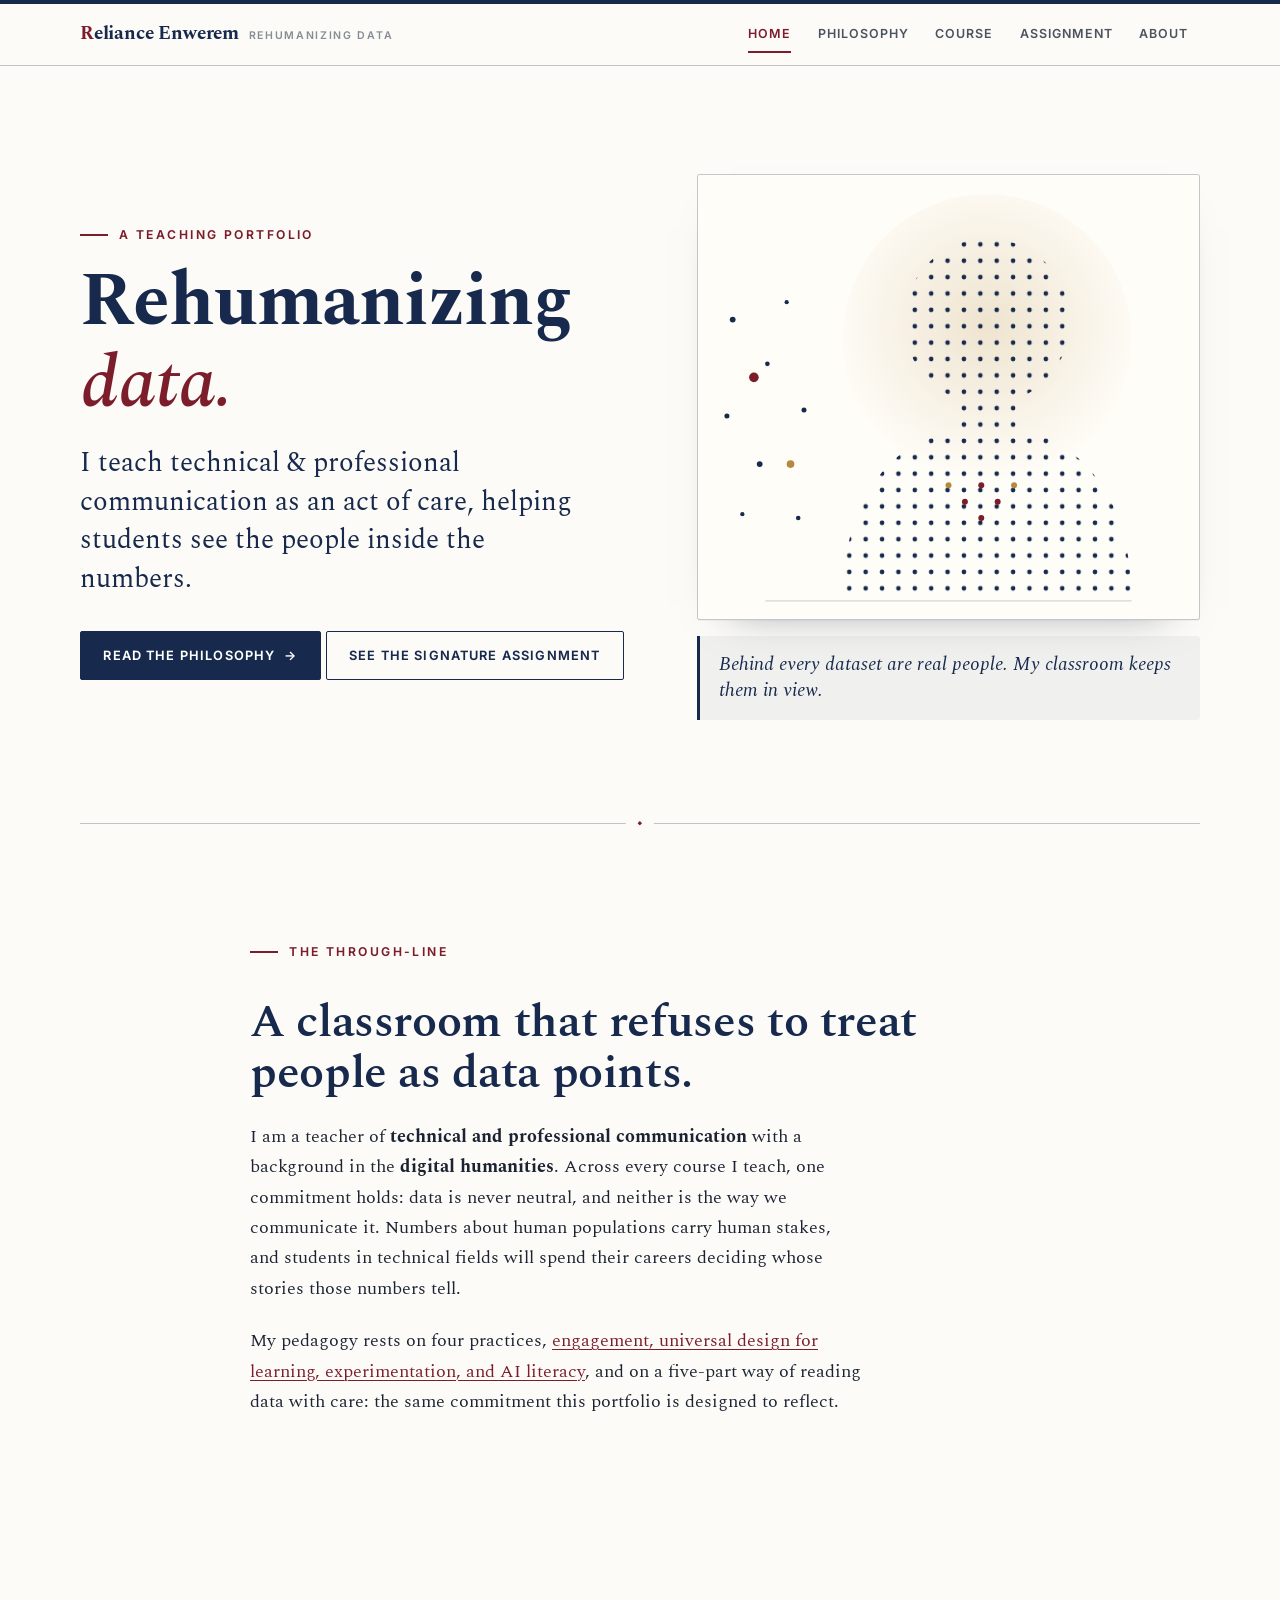
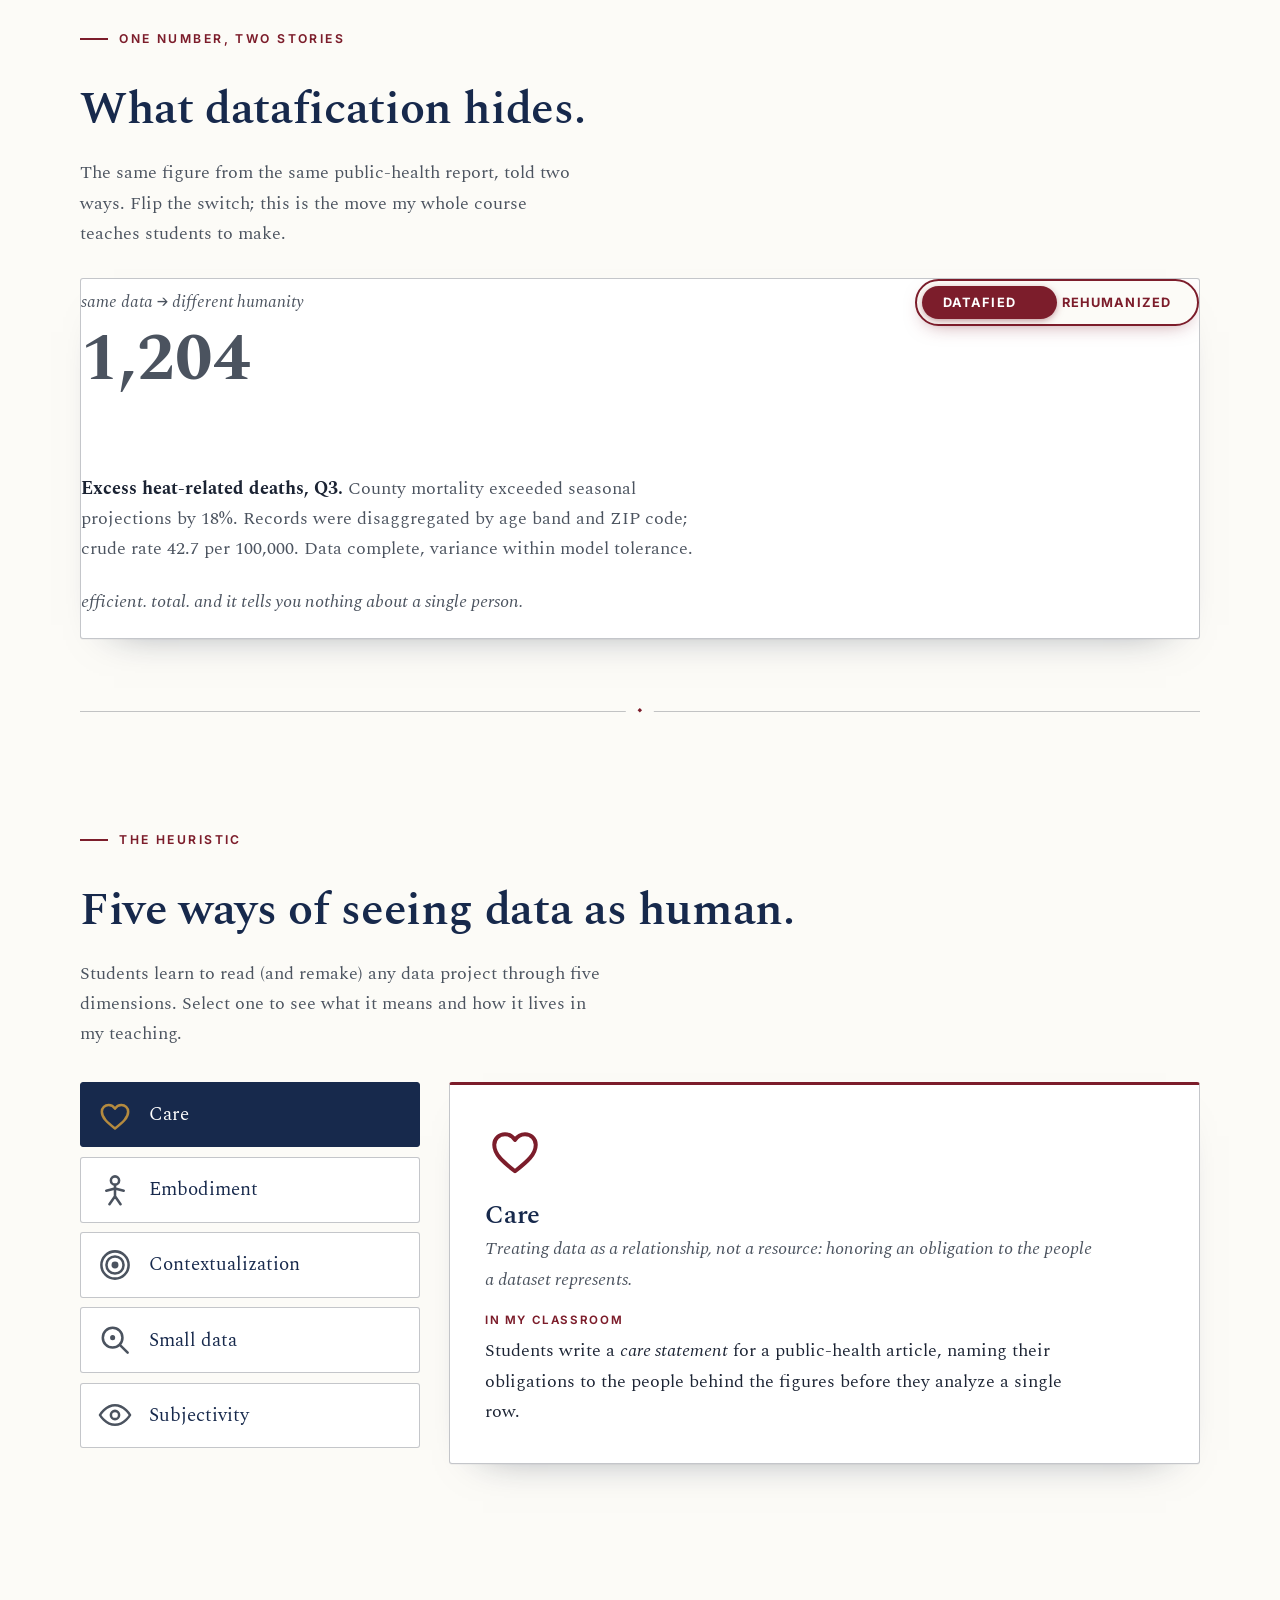
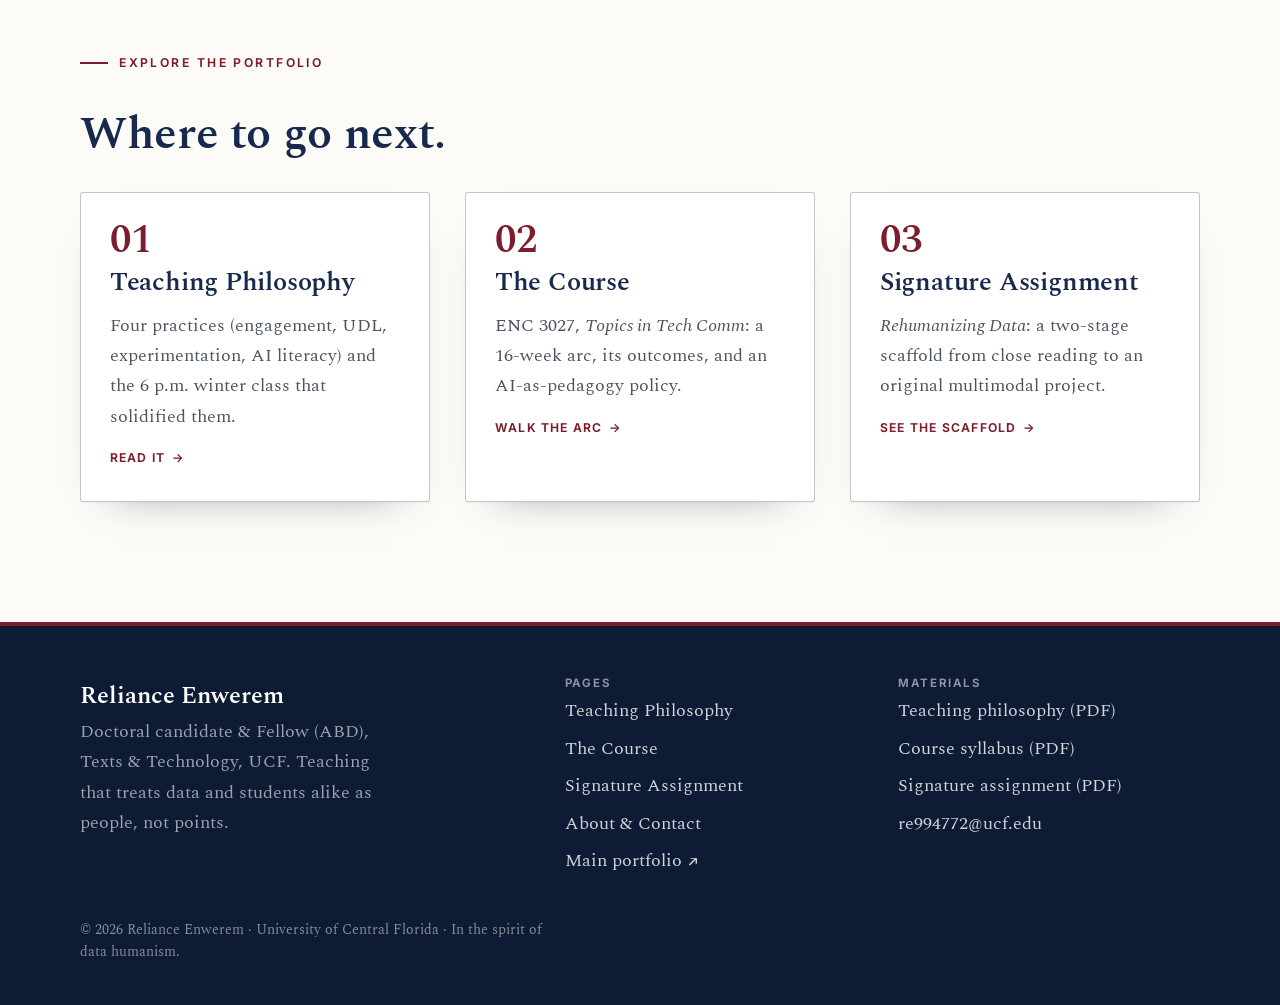
<file: index.html>
<!DOCTYPE html>
<html lang="en">
<head>
  <meta charset="utf-8">
  <meta name="viewport" content="width=device-width, initial-scale=1">
  <script>document.documentElement.classList.add('js');</script>
  <title>Reliance Enwerem &middot; Rehumanizing Data &middot; Teaching Portfolio</title>
  <meta name="description" content="The teaching portfolio of Reliance Enwerem, teacher of technical and professional communication. A pedagogy of rehumanizing data: care, embodiment, contextualization, small data, and subjectivity.">
  <link rel="preconnect" href="https://fonts.googleapis.com">
  <link rel="preconnect" href="https://fonts.gstatic.com" crossorigin>
  <link href="https://fonts.googleapis.com/css2?family=Spectral:ital,wght@0,400;0,500;0,600;0,700;1,400;1,500&family=Inter:wght@400;500;600;700&display=swap" rel="stylesheet">
  <link rel="stylesheet" href="assets/css/styles.css">
  <link rel="icon" href="data:image/svg+xml,%3Csvg xmlns='http://www.w3.org/2000/svg' viewBox='0 0 32 32'%3E%3Crect width='32' height='32' rx='4' fill='%2317294c'/%3E%3Crect y='27' width='32' height='5' fill='%237c1d2b'/%3E%3Ctext x='16' y='22' font-family='Georgia,serif' font-size='20' font-weight='700' fill='%23fcfbf7' text-anchor='middle'%3ER%3C/text%3E%3C/svg%3E">
</head>
<body>
  <a class="skip-link" href="#main">Skip to content</a>

  <!-- hand-drawn glyphs + wobble filter -->
  <svg class="svg-defs" aria-hidden="true" focusable="false" xmlns="http://www.w3.org/2000/svg"><defs>
    <filter id="sketch" x="-6%" y="-6%" width="112%" height="112%"><feTurbulence type="fractalNoise" baseFrequency="0.018" numOctaves="2" seed="7" result="n"/><feDisplacementMap in="SourceGraphic" in2="n" scale="2.2" xChannelSelector="R" yChannelSelector="G"/></filter>
    <symbol id="g-care" viewBox="0 0 24 24"><path fill="none" stroke="currentColor" stroke-width="1.6" stroke-linecap="round" stroke-linejoin="round" d="M12 20.5C7 16.6 3.7 13.7 3.7 9.9 3.7 7.5 5.6 5.7 8 5.7c1.6 0 3.1.9 4 2.3.9-1.4 2.4-2.3 4-2.3 2.4 0 4.3 1.8 4.3 4.2 0 3.8-3.3 6.7-8.3 10.6Z"/></symbol>
    <symbol id="g-embodiment" viewBox="0 0 24 24"><g fill="none" stroke="currentColor" stroke-width="1.6" stroke-linecap="round" stroke-linejoin="round"><circle cx="12" cy="6" r="2.6"/><path d="M12 9.2v6.8M6.5 12.5 12 11l5.5 1.5M8.5 21l3.5-5 3.5 5"/></g></symbol>
    <symbol id="g-context" viewBox="0 0 24 24"><g fill="none" stroke="currentColor" stroke-width="1.6"><circle cx="12" cy="12" r="2.2" fill="currentColor" stroke="none"/><circle cx="12" cy="12" r="5.4"/><circle cx="12" cy="12" r="8.6"/></g></symbol>
    <symbol id="g-small" viewBox="0 0 24 24"><g fill="none" stroke="currentColor" stroke-width="1.6" stroke-linecap="round"><circle cx="10.5" cy="10.5" r="6.2"/><circle cx="10.5" cy="10.5" r="1.6" fill="currentColor" stroke="none"/><path d="M15.2 15.2 20 20"/></g></symbol>
    <symbol id="g-subjectivity" viewBox="0 0 24 24"><g fill="none" stroke="currentColor" stroke-width="1.6" stroke-linecap="round" stroke-linejoin="round"><path d="M2.5 12S6 5.8 12 5.8 21.5 12 21.5 12 18 18.2 12 18.2 2.5 12 2.5 12Z"/><circle cx="12" cy="12" r="2.6"/></g></symbol>
    <symbol id="g-doc" viewBox="0 0 24 24"><g fill="none" stroke="currentColor" stroke-width="1.6" stroke-linecap="round" stroke-linejoin="round"><path d="M6 2.5h8l4 4v15H6Z"/><path d="M14 2.5v4h4M8.5 12h7M8.5 15.5h7M8.5 8.5h3"/></g></symbol>
    <symbol id="g-download" viewBox="0 0 24 24"><g fill="none" stroke="currentColor" stroke-width="1.6" stroke-linecap="round" stroke-linejoin="round"><path d="M12 3v12M7 10l5 5 5-5M5 20h14"/></g></symbol>
  </defs></svg>

  <header class="site-header">
    <div class="wrap nav">
      <a class="brand" href="index.html"><span><span class="brand-mark">R</span>eliance&nbsp;Enwerem</span> <small>rehumanizing data</small></a>
      <button class="nav-toggle" aria-expanded="false" aria-controls="nav-links">Menu</button>
      <nav aria-label="Primary">
        <ul class="nav-links" id="nav-links">
          <li><a href="index.html" aria-current="page">Home</a></li>
          <li><a href="philosophy.html">Philosophy</a></li>
          <li><a href="course.html">Course</a></li>
          <li><a href="assignment.html">Assignment</a></li>
          <li><a href="about.html">About</a></li>
        </ul>
      </nav>
    </div>
  </header>

  <main id="main">
    <!-- ===== hero ===== -->
    <section class="hero">
      <div class="wrap hero-grid">
        <div>
          <span class="eyebrow-hand">a teaching portfolio</span>
          <h1>Rehumanizing<br><span class="thesis">data.</span></h1>
          <p class="lead">I teach technical &amp; professional communication as an act of care, helping students see the people inside the numbers.</p>
          <p style="margin-top:1.4rem"><a class="btn" href="philosophy.html">Read the philosophy <span aria-hidden="true">→</span></a> <a class="btn btn-ghost" href="assignment.html">See the signature assignment</a></p>
        </div>
        <div class="hero-media">
          <svg class="hero-art" viewBox="0 0 520 460" role="img" aria-label="Illustration: scattered data points resolving into the silhouette of a person.">
            <defs>
              <clipPath id="h-face">
                <circle cx="300" cy="152" r="86"/>
                <rect x="270" y="150" width="60" height="120"/>
                <path d="M150 442 C150 322 215 260 300 260 C385 260 450 322 450 442 Z"/>
              </clipPath>
              <pattern id="h-dots" width="17" height="17" patternUnits="userSpaceOnUse">
                <circle cx="4" cy="4" r="2.4" fill="#17294c"/>
              </pattern>
              <radialGradient id="h-glow" cx="50%" cy="45%" r="55%">
                <stop offset="0%" stop-color="#b48a3f" stop-opacity="0.22"/>
                <stop offset="100%" stop-color="#b48a3f" stop-opacity="0"/>
              </radialGradient>
            </defs>
            <rect width="520" height="460" fill="#fffdf8"/>
            <circle cx="300" cy="170" r="150" fill="url(#h-glow)"/>
            <line x1="70" y1="442" x2="450" y2="442" stroke="#17294c" stroke-opacity="0.18" stroke-width="1.5"/>
            <!-- silhouette built from data points -->
            <rect x="120" y="50" width="360" height="392" fill="url(#h-dots)" clip-path="url(#h-face)"/>
            <!-- warmth at the chest: a few crimson + gold points inside -->
            <g clip-path="url(#h-face)">
              <circle cx="294" cy="322" r="3.1" fill="#7c1d2b"/>
              <circle cx="311" cy="339" r="3.1" fill="#7c1d2b"/>
              <circle cx="277" cy="339" r="3.1" fill="#7c1d2b"/>
              <circle cx="328" cy="322" r="3.1" fill="#b48a3f"/>
              <circle cx="260" cy="322" r="3.1" fill="#b48a3f"/>
              <circle cx="294" cy="356" r="3.1" fill="#7c1d2b"/>
            </g>
            <!-- scattered points drifting in from the left -->
            <g fill="#17294c">
              <circle cx="36" cy="150" r="3"/><circle cx="72" cy="196" r="2.4"/>
              <circle cx="30" cy="250" r="2.6"/><circle cx="92" cy="132" r="2.2"/>
              <circle cx="64" cy="300" r="3"/><circle cx="104" cy="356" r="2.4"/>
              <circle cx="46" cy="352" r="2.2"/><circle cx="110" cy="244" r="2.6"/>
            </g>
            <circle cx="58" cy="210" r="5" fill="#7c1d2b"/>
            <circle cx="96" cy="300" r="4" fill="#b48a3f"/>
          </svg>
          <p class="aside-note">Behind every dataset are real people. My classroom keeps them in view.</p>
        </div>
      </div>
    </section>

    <div class="wrap"><div class="rule" role="presentation"><svg viewBox="0 0 1200 22" preserveAspectRatio="none" fill="none"><path d="M4 12C120 4 240 18 360 11S600 3 720 12 960 20 1096 10 1180 12 1196 11" stroke="currentColor" stroke-width="2" stroke-linecap="round"/></svg></div></div>

    <!-- ===== positioning ===== -->
    <section>
      <div class="wrap-narrow stack reveal">
        <span class="overline">The through-line</span>
        <h2>A classroom that refuses to treat people as data points.</h2>
        <p>I am a teacher of <strong>technical and professional communication</strong> with a background in the <strong>digital humanities</strong>. Across every course I teach, one commitment holds: data is never neutral, and neither is the way we communicate it. Numbers about human populations carry human stakes, and students in technical fields will spend their careers deciding whose stories those numbers tell.</p>
        <p>My pedagogy rests on four practices, <a href="philosophy.html">engagement, universal design for learning, experimentation, and AI literacy</a>, and on a five-part way of reading data with care: the same commitment this portfolio is designed to reflect.</p>
      </div>
    </section>

    <!-- ===== reframe toggle (signature centerpiece) ===== -->
    <section class="section-tight">
      <div class="wrap">
        <div class="stack reveal" style="margin-bottom:1.8rem">
          <span class="overline">One number, two stories</span>
          <h2>What datafication hides.</h2>
          <p class="muted" style="max-width:56ch">The same figure from the same public-health report, told two ways. Flip the switch; this is the move my whole course teaches students to make.</p>
        </div>

        <div class="reframe reveal" data-reframe>
          <div class="reframe-head">
            <p class="marginalia mb-0">same data &rarr; different humanity</p>
            <div class="switch" data-mode="datafied" role="group" aria-label="Choose how the data is framed">
              <span class="thumb" aria-hidden="true"></span>
              <button type="button" data-mode="datafied" aria-pressed="true">Datafied</button>
              <button type="button" data-mode="rehumanized" aria-pressed="false">Rehumanized</button>
            </div>
          </div>
          <div class="reframe-body">
            <div class="reframe-view is-active" data-view="datafied">
              <p class="stat">1,204</p>
              <p><strong>Excess heat-related deaths, Q3.</strong> County mortality exceeded seasonal projections by 18%. Records were disaggregated by age band and ZIP code; crude rate 42.7 per 100,000. Data complete, variance within model tolerance.</p>
              <p class="reframe-caption">efficient. total. and it tells you nothing about a single person.</p>
            </div>
            <div class="reframe-view" data-view="rehumanized" aria-hidden="true">
              <p class="stat">1,204</p>
              <p><strong>1,204 neighbors did not survive the summer.</strong> Each was someone's Tuesday phone call, someone's empty chair at dinner. Behind the 18% is a season the cooling centers closed early, and the blocks with the fewest trees and the oldest walk-ups lost the most people.</p>
              <p class="reframe-caption">same number. now you can see who it holds.</p>
            </div>
          </div>
        </div>
      </div>
    </section>

    <div class="wrap"><div class="rule" role="presentation"><svg viewBox="0 0 1200 22" preserveAspectRatio="none" fill="none"><path d="M4 11C120 19 240 4 360 12S600 20 720 11 960 3 1096 13 1180 11 1196 12" stroke="currentColor" stroke-width="2" stroke-linecap="round"/></svg></div></div>

    <!-- ===== heuristic explorer ===== -->
    <section>
      <div class="wrap">
        <div class="stack reveal" style="margin-bottom:2rem">
          <span class="overline">The heuristic</span>
          <h2>Five ways of seeing data as human.</h2>
          <p class="muted" style="max-width:58ch">Students learn to read (and remake) any data project through five dimensions. Select one to see what it means and how it lives in my teaching.</p>
        </div>

        <div class="heuristic reveal" data-heuristic>
          <ul class="heuristic-list">
            <li><button type="button" class="heuristic-tab"><svg class="glyph" viewBox="0 0 24 24" aria-hidden="true"><use href="#g-care"/></svg> Care</button></li>
            <li><button type="button" class="heuristic-tab"><svg class="glyph" viewBox="0 0 24 24" aria-hidden="true"><use href="#g-embodiment"/></svg> Embodiment</button></li>
            <li><button type="button" class="heuristic-tab"><svg class="glyph" viewBox="0 0 24 24" aria-hidden="true"><use href="#g-context"/></svg> Contextualization</button></li>
            <li><button type="button" class="heuristic-tab"><svg class="glyph" viewBox="0 0 24 24" aria-hidden="true"><use href="#g-small"/></svg> Small data</button></li>
            <li><button type="button" class="heuristic-tab"><svg class="glyph" viewBox="0 0 24 24" aria-hidden="true"><use href="#g-subjectivity"/></svg> Subjectivity</button></li>
          </ul>
          <div class="heuristic-panels">
            <div class="heuristic-panel">
              <svg class="panel-glyph" viewBox="0 0 24 24" aria-hidden="true"><use href="#g-care"/></svg>
              <h3>Care</h3>
              <p class="def">Treating data as a relationship, not a resource: honoring an obligation to the people a dataset represents.</p>
              <span class="in-practice">In my classroom</span>
              <p class="mb-0">Students write a <em>care statement</em> for a public-health article, naming their obligations to the people behind the figures before they analyze a single row.</p>
            </div>
            <div class="heuristic-panel">
              <svg class="panel-glyph" viewBox="0 0 24 24" aria-hidden="true"><use href="#g-embodiment"/></svg>
              <h3>Embodiment</h3>
              <p class="def">Remembering that every data point was once a living body with a story numbers alone cannot hold.</p>
              <span class="in-practice">In my classroom</span>
              <p class="mb-0">Working from projects like the Middle Passage VR experience, students redesign a visualization from their own field to restore the bodies the statistics abstracted away.</p>
            </div>
            <div class="heuristic-panel">
              <svg class="panel-glyph" viewBox="0 0 24 24" aria-hidden="true"><use href="#g-context"/></svg>
              <h3>Contextualization</h3>
              <p class="def">Refusing the myth that numbers speak for themselves; situating data in the conditions that produced it.</p>
              <span class="in-practice">In my classroom</span>
              <p class="mb-0">A genre analysis of a real document from each student's discipline: which conventions make it easy to erase people, and which make it harder?</p>
            </div>
            <div class="heuristic-panel">
              <svg class="panel-glyph" viewBox="0 0 24 24" aria-hidden="true"><use href="#g-small"/></svg>
              <h3>Small data</h3>
              <p class="def">Valuing the intimate, hand-scaled, and particular over the totalizing sweep of &ldquo;big data.&rdquo;</p>
              <span class="in-practice">In my classroom</span>
              <p class="mb-0">Inspired by the <em>Dear Data</em> project, students compose data by hand at human scale, discovering how much meaning a single, carefully drawn week can hold.</p>
            </div>
            <div class="heuristic-panel">
              <svg class="panel-glyph" viewBox="0 0 24 24" aria-hidden="true"><use href="#g-subjectivity"/></svg>
              <h3>Subjectivity</h3>
              <p class="def">Making the interpreter visible; acknowledging that every visualization argues a position, for someone.</p>
              <span class="in-practice">In my classroom</span>
              <p class="mb-0">Three visualizations of one dataset, side by side: students ask what each one argues, and for whom, then take responsibility for their own choices.</p>
            </div>
          </div>
        </div>
      </div>
    </section>

    <!-- ===== explore cards ===== -->
    <section class="section-tight">
      <div class="wrap">
        <div class="stack reveal" style="margin-bottom:2rem">
          <span class="overline">Explore the portfolio</span>
          <h2>Where to go next.</h2>
        </div>
        <div class="grid grid-3">
          <a class="card card-link reveal" href="philosophy.html">
            <span class="num">01</span>
            <h3>Teaching Philosophy</h3>
            <p class="muted mb-0">Four practices (engagement, UDL, experimentation, AI literacy) and the 6&nbsp;p.m. winter class that solidified them.</p>
            <span class="go">Read it <span aria-hidden="true">→</span></span>
          </a>
          <a class="card card-link reveal" href="course.html">
            <span class="num">02</span>
            <h3>The Course</h3>
            <p class="muted mb-0">ENC&nbsp;3027, <em>Topics in Tech Comm</em>: a 16-week arc, its outcomes, and an AI-as-pedagogy policy.</p>
            <span class="go">Walk the arc <span aria-hidden="true">→</span></span>
          </a>
          <a class="card card-link reveal" href="assignment.html">
            <span class="num">03</span>
            <h3>Signature Assignment</h3>
            <p class="muted mb-0"><em>Rehumanizing Data</em>: a two-stage scaffold from close reading to an original multimodal project.</p>
            <span class="go">See the scaffold <span aria-hidden="true">→</span></span>
          </a>
        </div>
      </div>
    </section>
  </main>

  <footer class="site-footer">
    <div class="wrap footer-grid">
      <div>
        <p class="footer-sig mb-0">Reliance Enwerem</p>
        <p class="muted" style="max-width:34ch">Doctoral candidate &amp; Fellow (ABD), Texts &amp; Technology, UCF. Teaching that treats data and students alike as people, not points.</p>
      </div>
      <div>
        <h4>Pages</h4>
        <ul>
          <li><a href="philosophy.html">Teaching Philosophy</a></li>
          <li><a href="course.html">The Course</a></li>
          <li><a href="assignment.html">Signature Assignment</a></li>
          <li><a href="about.html">About &amp; Contact</a></li>
          <li><a href="https://relianceenwerem.github.io/my-portfolio/" target="_blank" rel="noopener">Main portfolio <span aria-hidden="true">&#8599;</span></a></li>
        </ul>
      </div>
      <div>
        <h4>Materials</h4>
        <ul>
          <li><a href="documents/teaching-philosophy.pdf">Teaching philosophy (PDF)</a></li>
          <li><a href="documents/course-syllabus.pdf">Course syllabus (PDF)</a></li>
          <li><a href="documents/signature-assignment.pdf">Signature assignment (PDF)</a></li>
          <li><a href="mailto:re994772@ucf.edu">re994772@ucf.edu</a></li>
        </ul>
      </div>
    </div>
    <div class="wrap footer-fine">
      <p class="mb-0">&copy; <span id="year">2026</span> Reliance Enwerem &middot; University of Central Florida &middot; In the spirit of data humanism.</p>
    </div>
  </footer>

  <script src="assets/js/main.js" defer></script>
  <script src="assets/js/heuristic.js" defer></script>
</body>
</html>
</file>
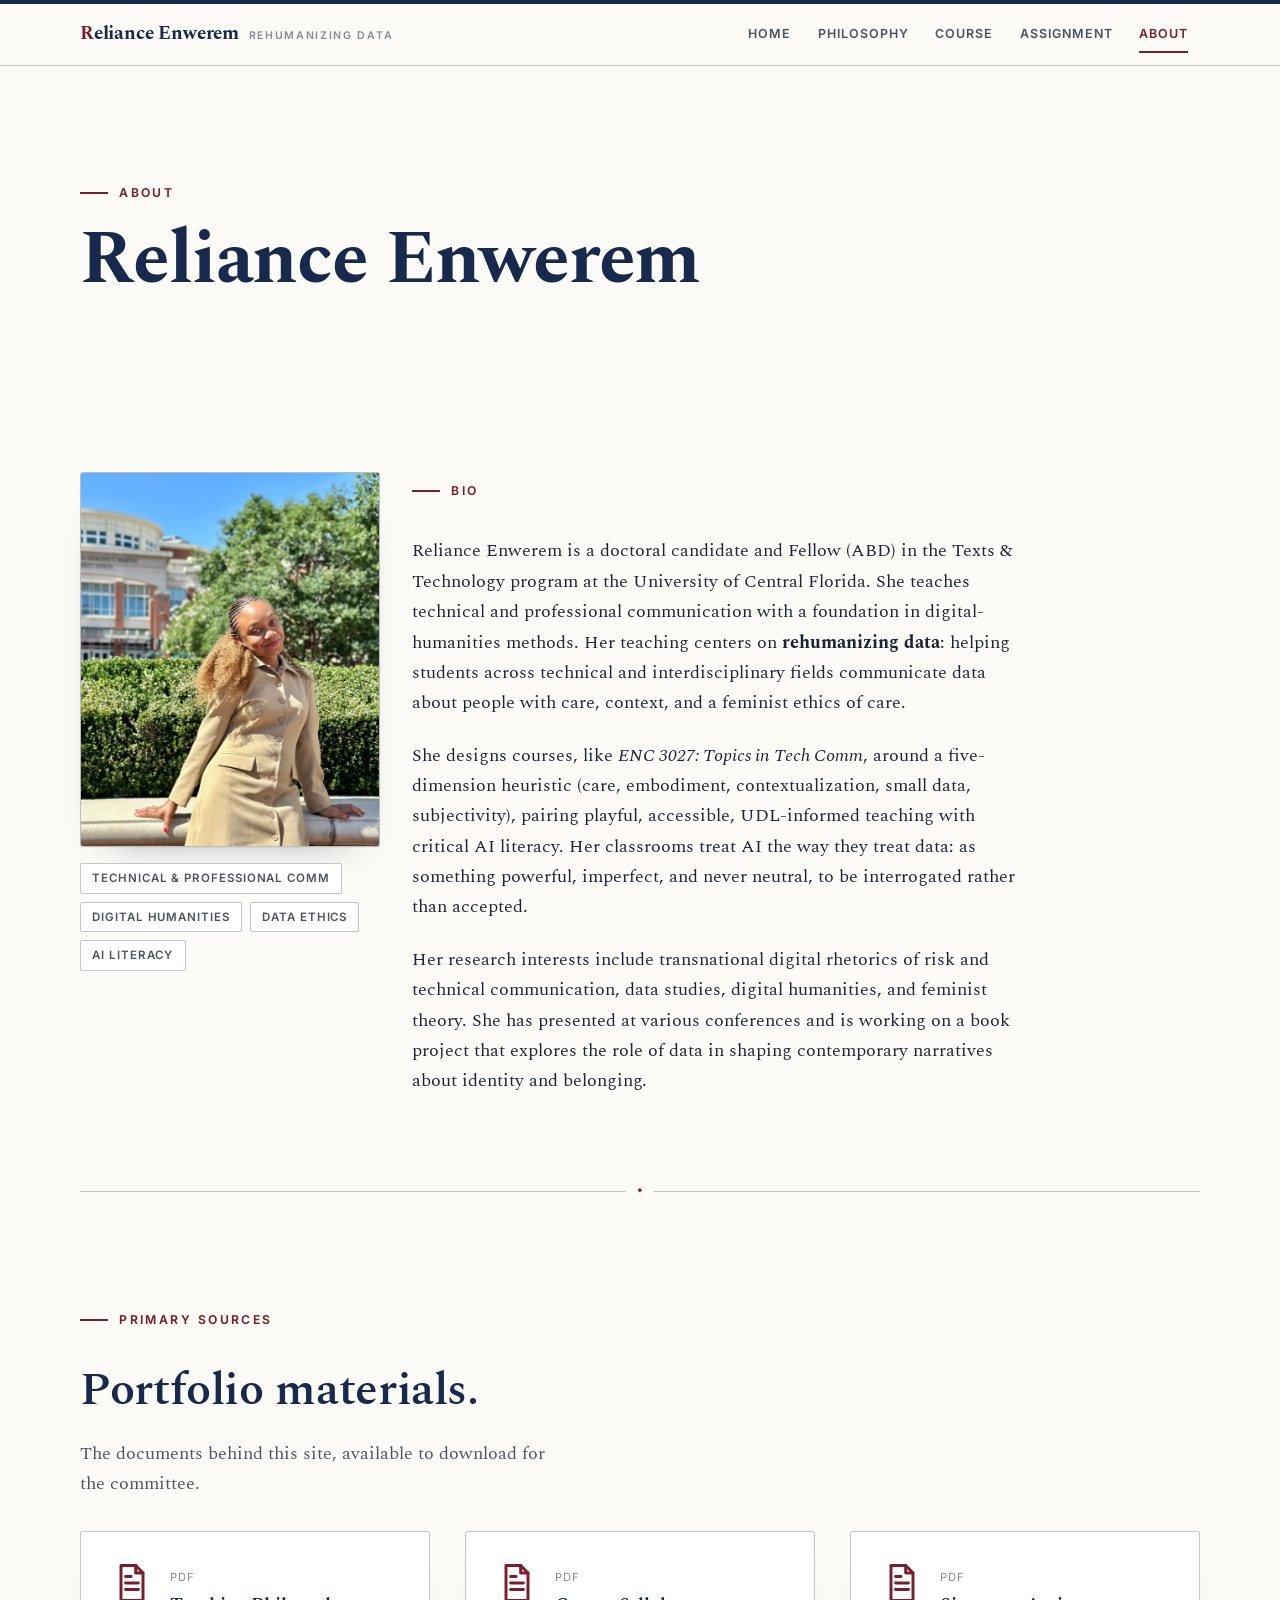
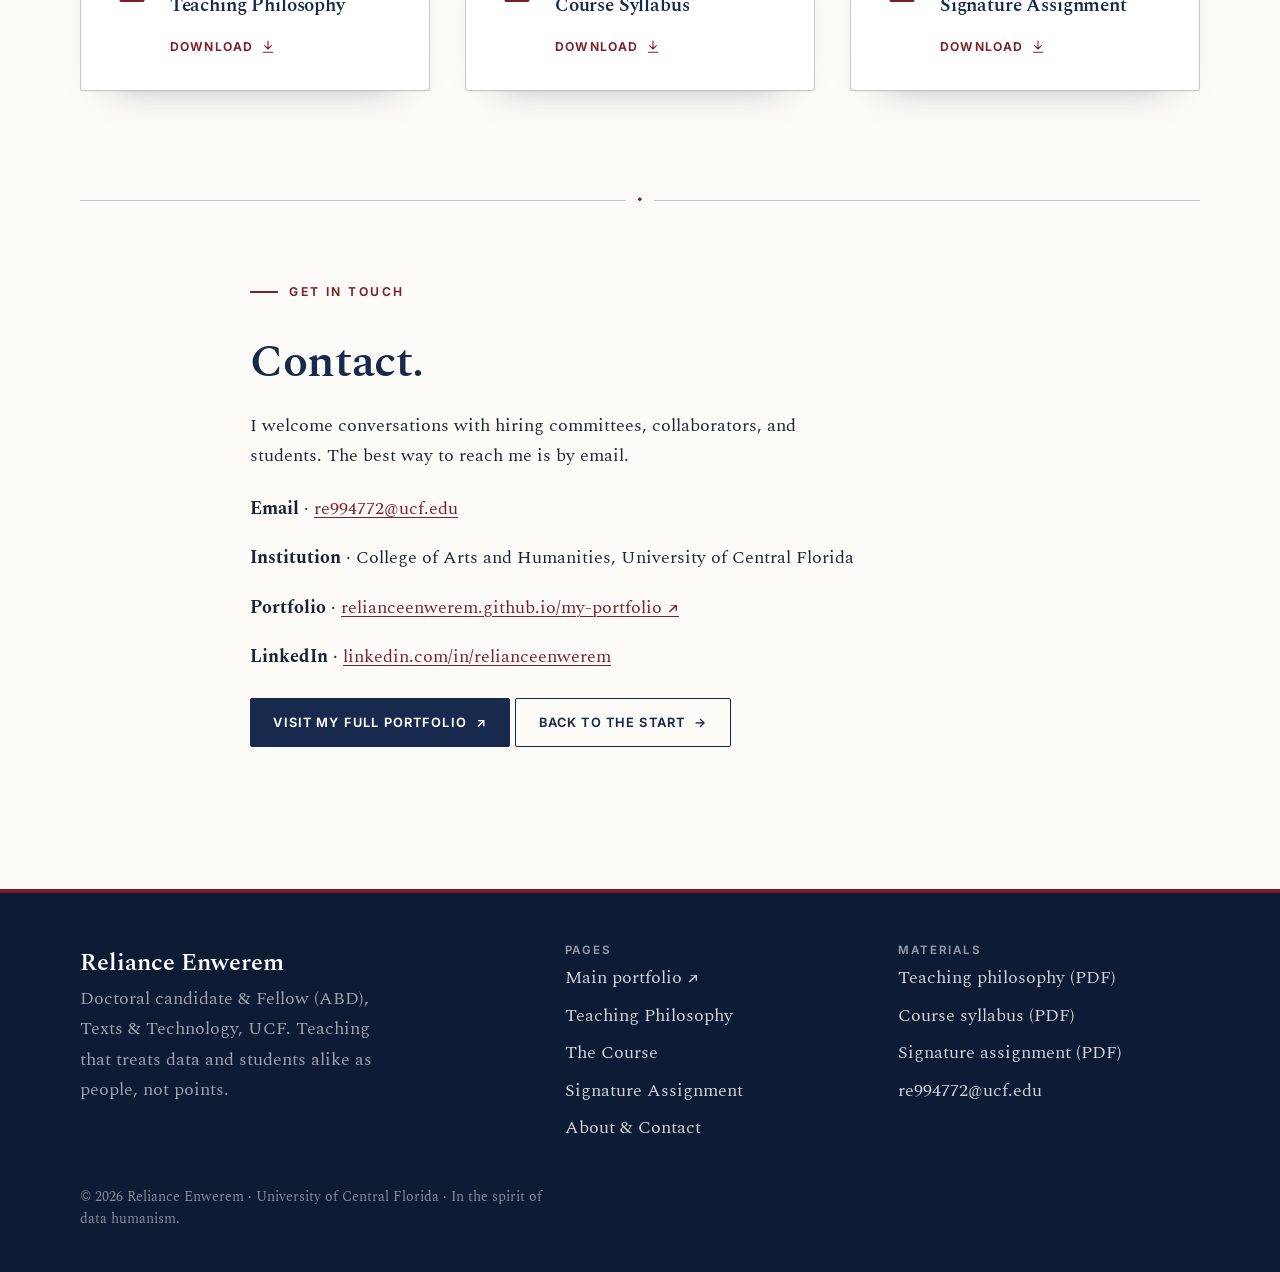
<file: about.html>
<!DOCTYPE html>
<html lang="en">
<head>
  <meta charset="utf-8">
  <meta name="viewport" content="width=device-width, initial-scale=1">
  <script>document.documentElement.classList.add('js');</script>
  <title>About &amp; Contact &middot; Reliance Enwerem</title>
  <meta name="description" content="About Reliance Enwerem, teacher of technical and professional communication: teaching, digital humanities, and rehumanizing data. Contact and downloadable materials.">
  <link rel="preconnect" href="https://fonts.googleapis.com">
  <link rel="preconnect" href="https://fonts.gstatic.com" crossorigin>
  <link href="https://fonts.googleapis.com/css2?family=Spectral:ital,wght@0,400;0,500;0,600;0,700;1,400;1,500&family=Inter:wght@400;500;600;700&display=swap" rel="stylesheet">
  <link rel="stylesheet" href="assets/css/styles.css">
  <link rel="icon" href="data:image/svg+xml,%3Csvg xmlns='http://www.w3.org/2000/svg' viewBox='0 0 32 32'%3E%3Crect width='32' height='32' rx='4' fill='%2317294c'/%3E%3Crect y='27' width='32' height='5' fill='%237c1d2b'/%3E%3Ctext x='16' y='22' font-family='Georgia,serif' font-size='20' font-weight='700' fill='%23fcfbf7' text-anchor='middle'%3ER%3C/text%3E%3C/svg%3E">
</head>
<body>
  <a class="skip-link" href="#main">Skip to content</a>

  <svg class="svg-defs" aria-hidden="true" focusable="false" xmlns="http://www.w3.org/2000/svg"><defs>
    <filter id="sketch" x="-6%" y="-6%" width="112%" height="112%"><feTurbulence type="fractalNoise" baseFrequency="0.018" numOctaves="2" seed="7" result="n"/><feDisplacementMap in="SourceGraphic" in2="n" scale="2.2" xChannelSelector="R" yChannelSelector="G"/></filter>
    <symbol id="g-doc" viewBox="0 0 24 24"><g fill="none" stroke="currentColor" stroke-width="1.6" stroke-linecap="round" stroke-linejoin="round"><path d="M6 2.5h8l4 4v15H6Z"/><path d="M14 2.5v4h4M8.5 12h7M8.5 15.5h7M8.5 8.5h3"/></g></symbol>
    <symbol id="g-download" viewBox="0 0 24 24"><g fill="none" stroke="currentColor" stroke-width="1.6" stroke-linecap="round" stroke-linejoin="round"><path d="M12 3v12M7 10l5 5 5-5M5 20h14"/></g></symbol>
  </defs></svg>

  <header class="site-header">
    <div class="wrap nav">
      <a class="brand" href="index.html"><span><span class="brand-mark">R</span>eliance&nbsp;Enwerem</span> <small>rehumanizing data</small></a>
      <button class="nav-toggle" aria-expanded="false" aria-controls="nav-links">Menu</button>
      <nav aria-label="Primary">
        <ul class="nav-links" id="nav-links">
          <li><a href="index.html">Home</a></li>
          <li><a href="philosophy.html">Philosophy</a></li>
          <li><a href="course.html">Course</a></li>
          <li><a href="assignment.html">Assignment</a></li>
          <li><a href="about.html" aria-current="page">About</a></li>
        </ul>
      </nav>
    </div>
  </header>

  <main id="main">
    <section class="hero">
      <div class="wrap">
        <span class="eyebrow-hand">about</span>
        <h1>Reliance Enwerem</h1>
      </div>
    </section>

    <section class="section-tight">
      <div class="wrap">
        <div class="bio-layout reveal">
          <div>
            <img class="portrait" src="assets/img/portrait.jpeg" alt="Portrait of Reliance Enwerem" width="600" height="750" onerror="this.hidden=true; var f=document.getElementById('portrait-fallback'); if(f) f.hidden=false;">
            <div class="photo-slot" id="portrait-fallback" role="img" aria-label="Portrait of Reliance Enwerem (image not yet added)" hidden>
              <span>Add your portrait at<br><code>assets/img/portrait.jpeg</code></span>
            </div>
            <ul class="chips" style="margin-top:1rem">
              <li class="chip">Technical &amp; Professional Comm</li>
              <li class="chip">Digital humanities</li>
              <li class="chip">Data ethics</li>
              <li class="chip">AI literacy</li>
            </ul>
          </div>
          <div class="stack">
            <span class="overline">Bio</span>
            <p>Reliance Enwerem is a doctoral candidate and Fellow (ABD) in the Texts &amp; Technology program at the University of Central Florida. She teaches technical and professional communication with a foundation in digital-humanities methods. Her teaching centers on <strong>rehumanizing data</strong>: helping students across technical and interdisciplinary fields communicate data about people with care, context, and a feminist ethics of care.</p>
            <p>She designs courses, like <em>ENC&nbsp;3027: Topics in Tech Comm</em>, around a five-dimension heuristic (care, embodiment, contextualization, small data, subjectivity), pairing playful, accessible, UDL-informed teaching with critical AI literacy. Her classrooms treat AI the way they treat data: as something powerful, imperfect, and never neutral, to be interrogated rather than accepted.</p>
            <p>Her research interests include transnational digital rhetorics of risk and technical communication, data studies, digital humanities, and feminist theory. She has presented at various conferences and is working on a book project that explores the role of data in shaping contemporary narratives about identity and belonging.</p>
          </div>
        </div>
      </div>
    </section>

    <div class="wrap"><div class="rule" role="presentation"><svg viewBox="0 0 1200 22" preserveAspectRatio="none" fill="none"><path d="M4 12C120 4 240 18 360 11S600 3 720 12 960 20 1096 10 1180 12 1196 11" stroke="currentColor" stroke-width="2" stroke-linecap="round"/></svg></div></div>

    <!-- materials -->
    <section>
      <div class="wrap">
        <div class="stack reveal" style="margin-bottom:2rem">
          <span class="overline">Primary sources</span>
          <h2>Portfolio materials.</h2>
          <p class="muted" style="max-width:52ch">The documents behind this site, available to download for the committee.</p>
        </div>
        <div class="grid grid-3">
          <a class="card card-link doc-card reveal" href="documents/teaching-philosophy.pdf">
            <svg class="doc-icon" viewBox="0 0 24 24" aria-hidden="true"><use href="#g-doc"/></svg>
            <div class="doc-meta"><small>PDF</small><h3 style="margin:0.2rem 0 0.3rem;font-size:1.2rem">Teaching Philosophy</h3><span class="go">Download <svg viewBox="0 0 24 24" aria-hidden="true" style="width:16px;height:16px"><use href="#g-download"/></svg></span></div>
          </a>
          <a class="card card-link doc-card reveal" href="documents/course-syllabus.pdf">
            <svg class="doc-icon" viewBox="0 0 24 24" aria-hidden="true"><use href="#g-doc"/></svg>
            <div class="doc-meta"><small>PDF</small><h3 style="margin:0.2rem 0 0.3rem;font-size:1.2rem">Course Syllabus</h3><span class="go">Download <svg viewBox="0 0 24 24" aria-hidden="true" style="width:16px;height:16px"><use href="#g-download"/></svg></span></div>
          </a>
          <a class="card card-link doc-card reveal" href="documents/signature-assignment.pdf">
            <svg class="doc-icon" viewBox="0 0 24 24" aria-hidden="true"><use href="#g-doc"/></svg>
            <div class="doc-meta"><small>PDF</small><h3 style="margin:0.2rem 0 0.3rem;font-size:1.2rem">Signature Assignment</h3><span class="go">Download <svg viewBox="0 0 24 24" aria-hidden="true" style="width:16px;height:16px"><use href="#g-download"/></svg></span></div>
          </a>
        </div>
      </div>
    </section>

    <div class="wrap"><div class="rule" role="presentation"><svg viewBox="0 0 1200 22" preserveAspectRatio="none" fill="none"><path d="M4 11C120 19 240 4 360 12S600 20 720 11 960 3 1096 13 1180 11 1196 12" stroke="currentColor" stroke-width="2" stroke-linecap="round"/></svg></div></div>

    <!-- contact -->
    <section class="section-tight">
      <div class="wrap-narrow stack reveal">
        <span class="overline">Get in touch</span>
        <h2>Contact.</h2>
        <p>I welcome conversations with hiring committees, collaborators, and students. The best way to reach me is by email.</p>
        <ul style="list-style:none;padding:0;margin:0" class="stack">
          <li><strong>Email</strong> &middot; <a href="mailto:re994772@ucf.edu">re994772@ucf.edu</a></li>      
          <li><strong>Institution</strong> &middot; College of Arts and Humanities, University of Central Florida</li>
          <li><strong>Portfolio</strong> &middot; <a href="https://relianceenwerem.github.io/my-portfolio/" target="_blank" rel="noopener">relianceenwerem.github.io/my-portfolio <span aria-hidden="true">&#8599;</span></a></li>
          <li><strong>LinkedIn</strong> &middot; <a href="https://www.linkedin.com/in/reliance-enwerem/" target="_blank" rel="noopener">linkedin.com/in/relianceenwerem</a></li>
        </ul>
        <p style="margin-top:1.6rem"><a class="btn" href="https://relianceenwerem.github.io/my-portfolio/" target="_blank" rel="noopener">Visit my full portfolio <span aria-hidden="true">&#8599;</span></a> <a class="btn btn-ghost" href="index.html">Back to the start <span aria-hidden="true">&rarr;</span></a></p>
      </div>
    </section>
  </main>

  <footer class="site-footer">
    <div class="wrap footer-grid">
      <div>
        <p class="footer-sig mb-0">Reliance Enwerem</p>
        <p class="muted" style="max-width:34ch">Doctoral candidate &amp; Fellow (ABD), Texts &amp; Technology, UCF. Teaching that treats data and students alike as people, not points.</p>
      </div>
      <div>
        <h4>Pages</h4>
        <ul>
          <li><a href="https://relianceenwerem.github.io/my-portfolio/" target="_blank" rel="noopener">Main portfolio <span aria-hidden="true">&#8599;</span></a></li><li><a href="philosophy.html">Teaching Philosophy</a></li>
          <li><a href="course.html">The Course</a></li>
          <li><a href="assignment.html">Signature Assignment</a></li>
          <li><a href="about.html">About &amp; Contact</a></li>
        </ul>
      </div>
      <div>
        <h4>Materials</h4>
        <ul>
          <li><a href="documents/teaching-philosophy.pdf">Teaching philosophy (PDF)</a></li>
          <li><a href="documents/course-syllabus.pdf">Course syllabus (PDF)</a></li>
          <li><a href="documents/signature-assignment.pdf">Signature assignment (PDF)</a></li>
          <li><a href="mailto:re994772@ucf.edu">re994772@ucf.edu</a></li>
        </ul>
      </div>
    </div>
    <div class="wrap footer-fine">
      <p class="mb-0">&copy; <span id="year">2026</span> Reliance Enwerem &middot; University of Central Florida &middot; In the spirit of data humanism.</p>
    </div>
  </footer>

  <script src="assets/js/main.js" defer></script>
</body>
</html>
</file>
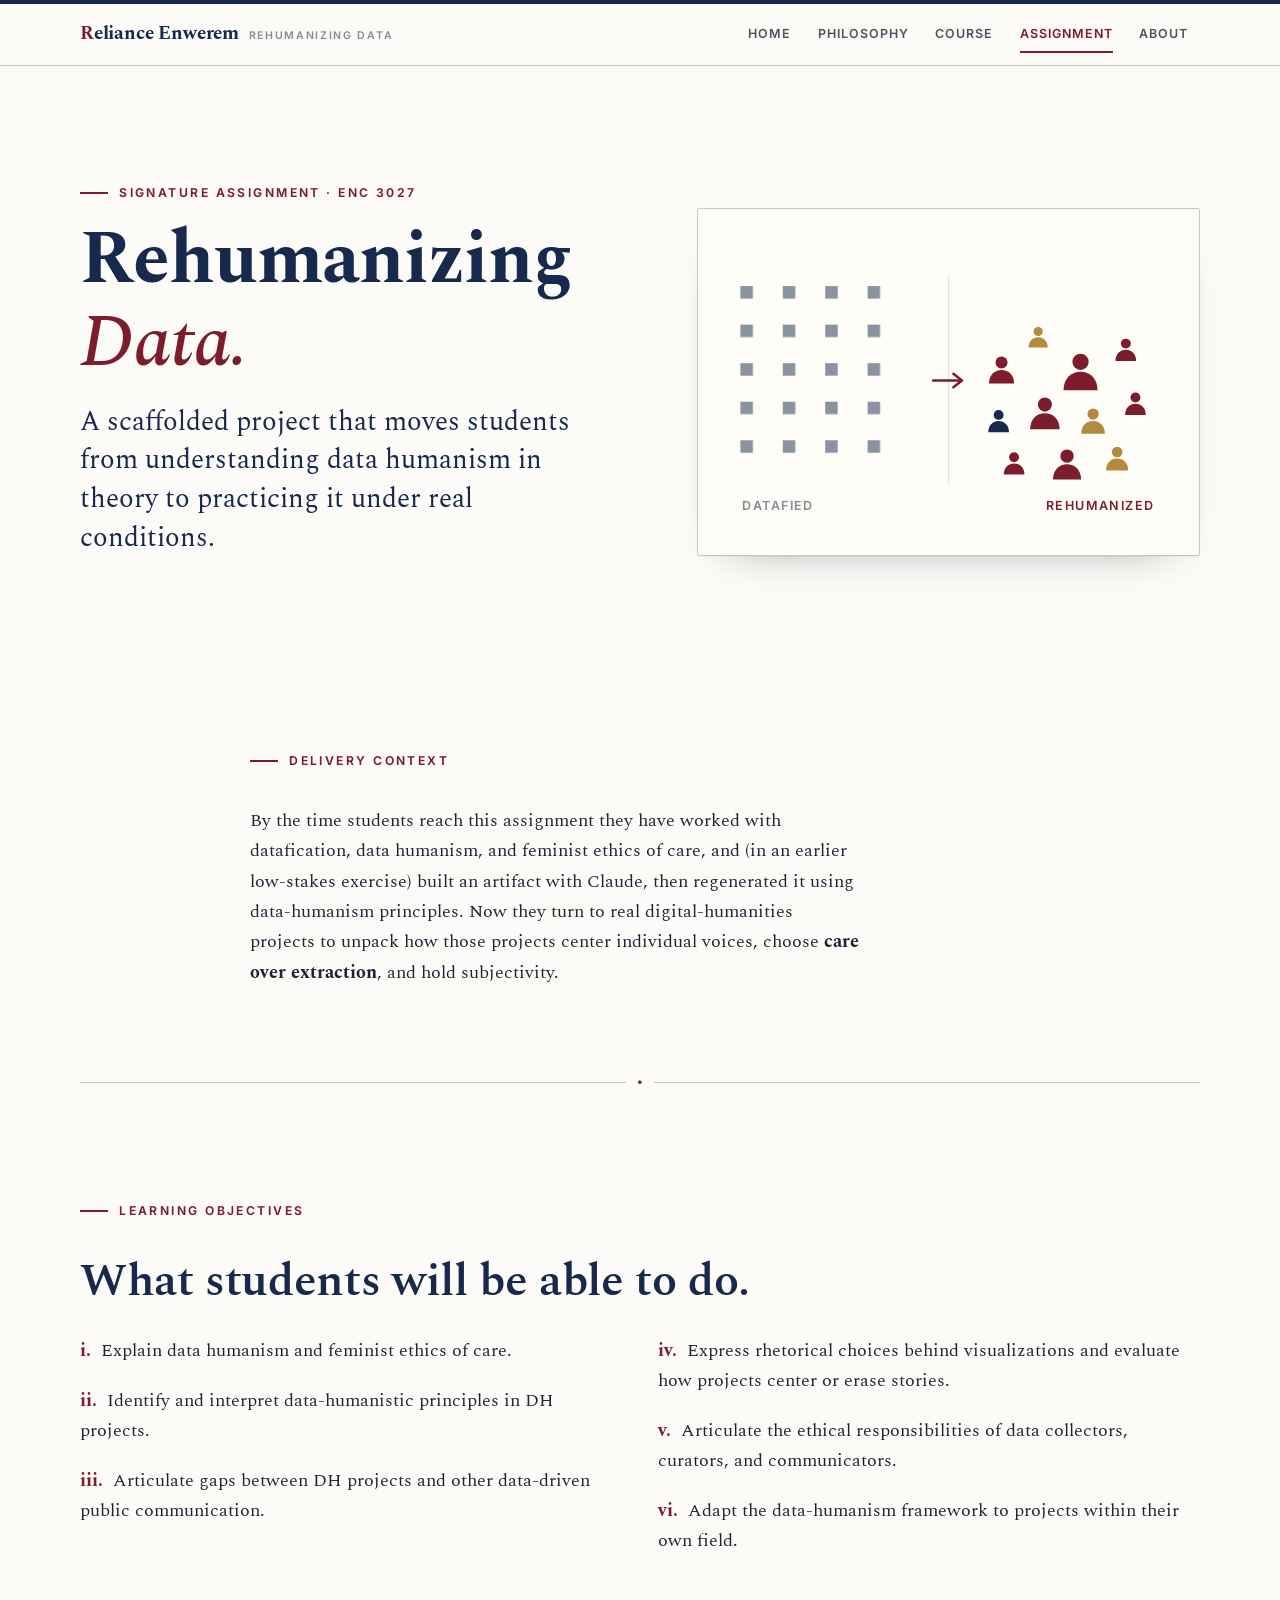
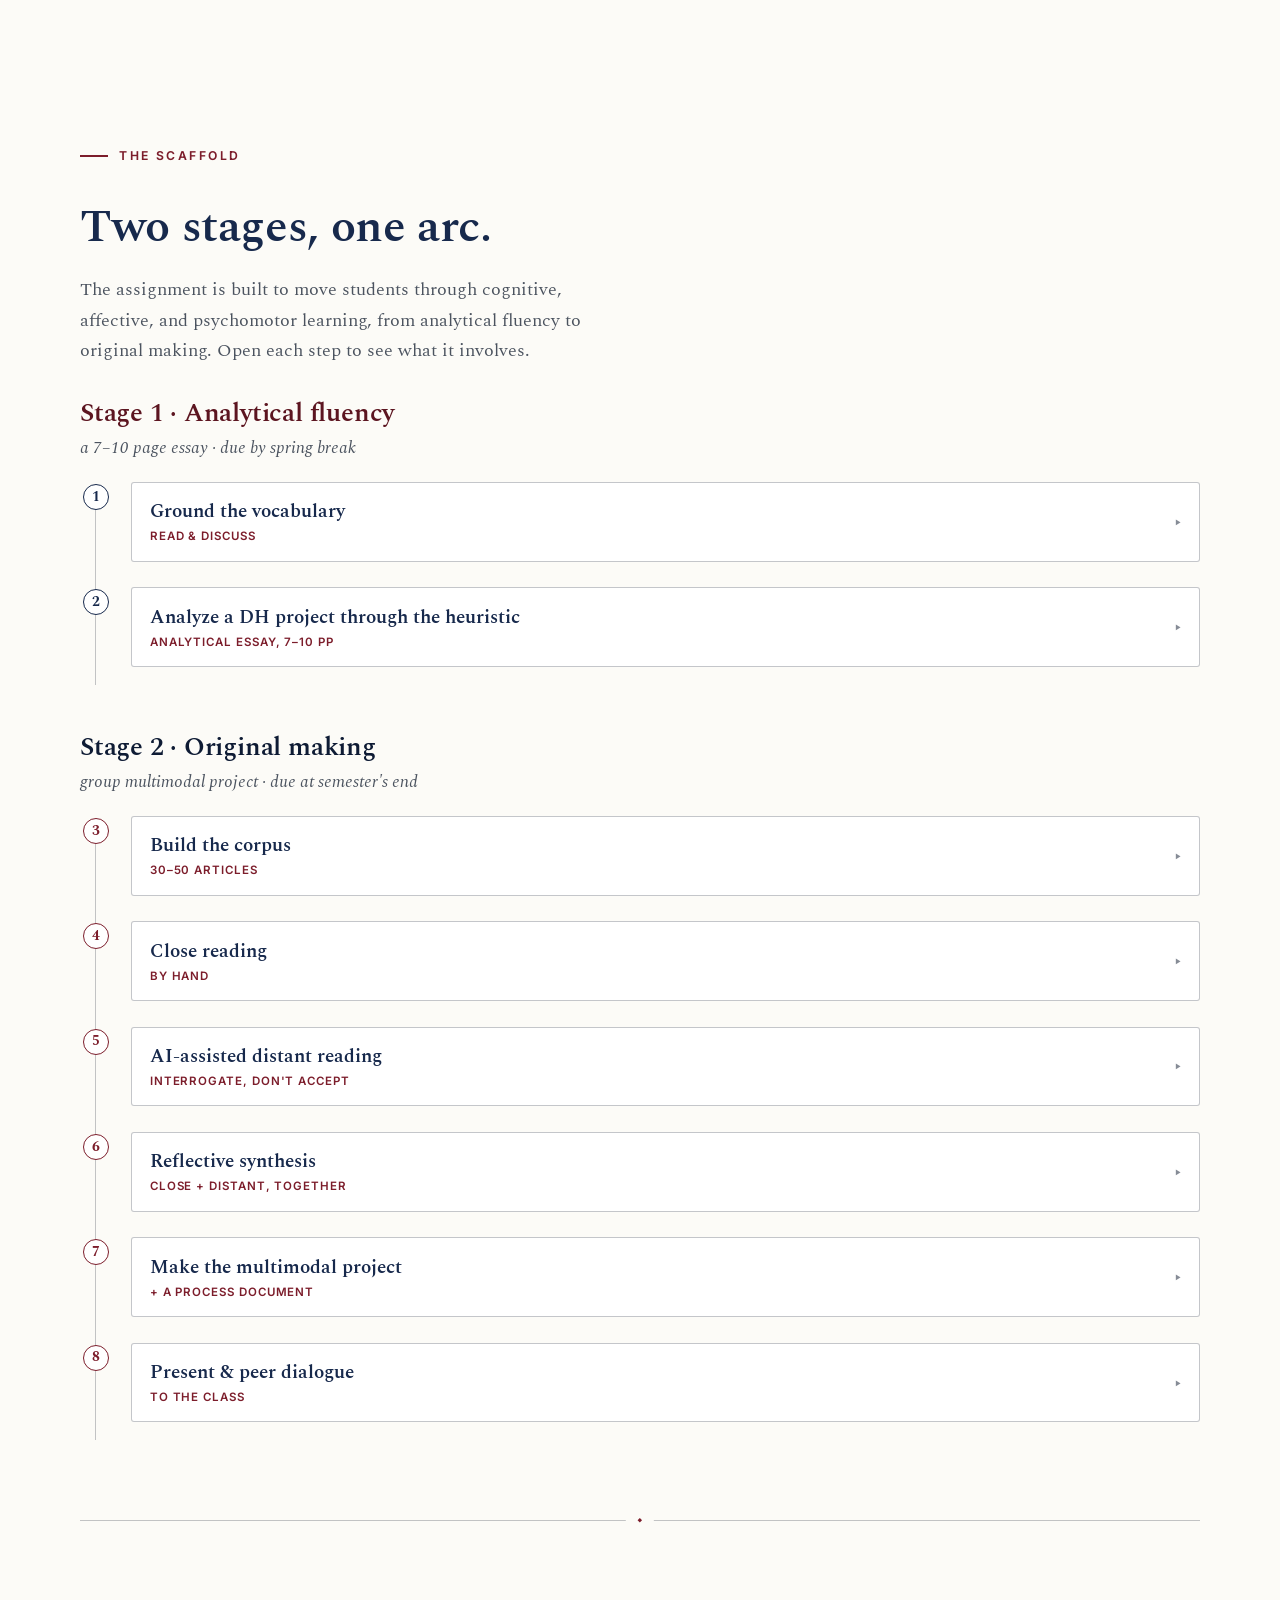
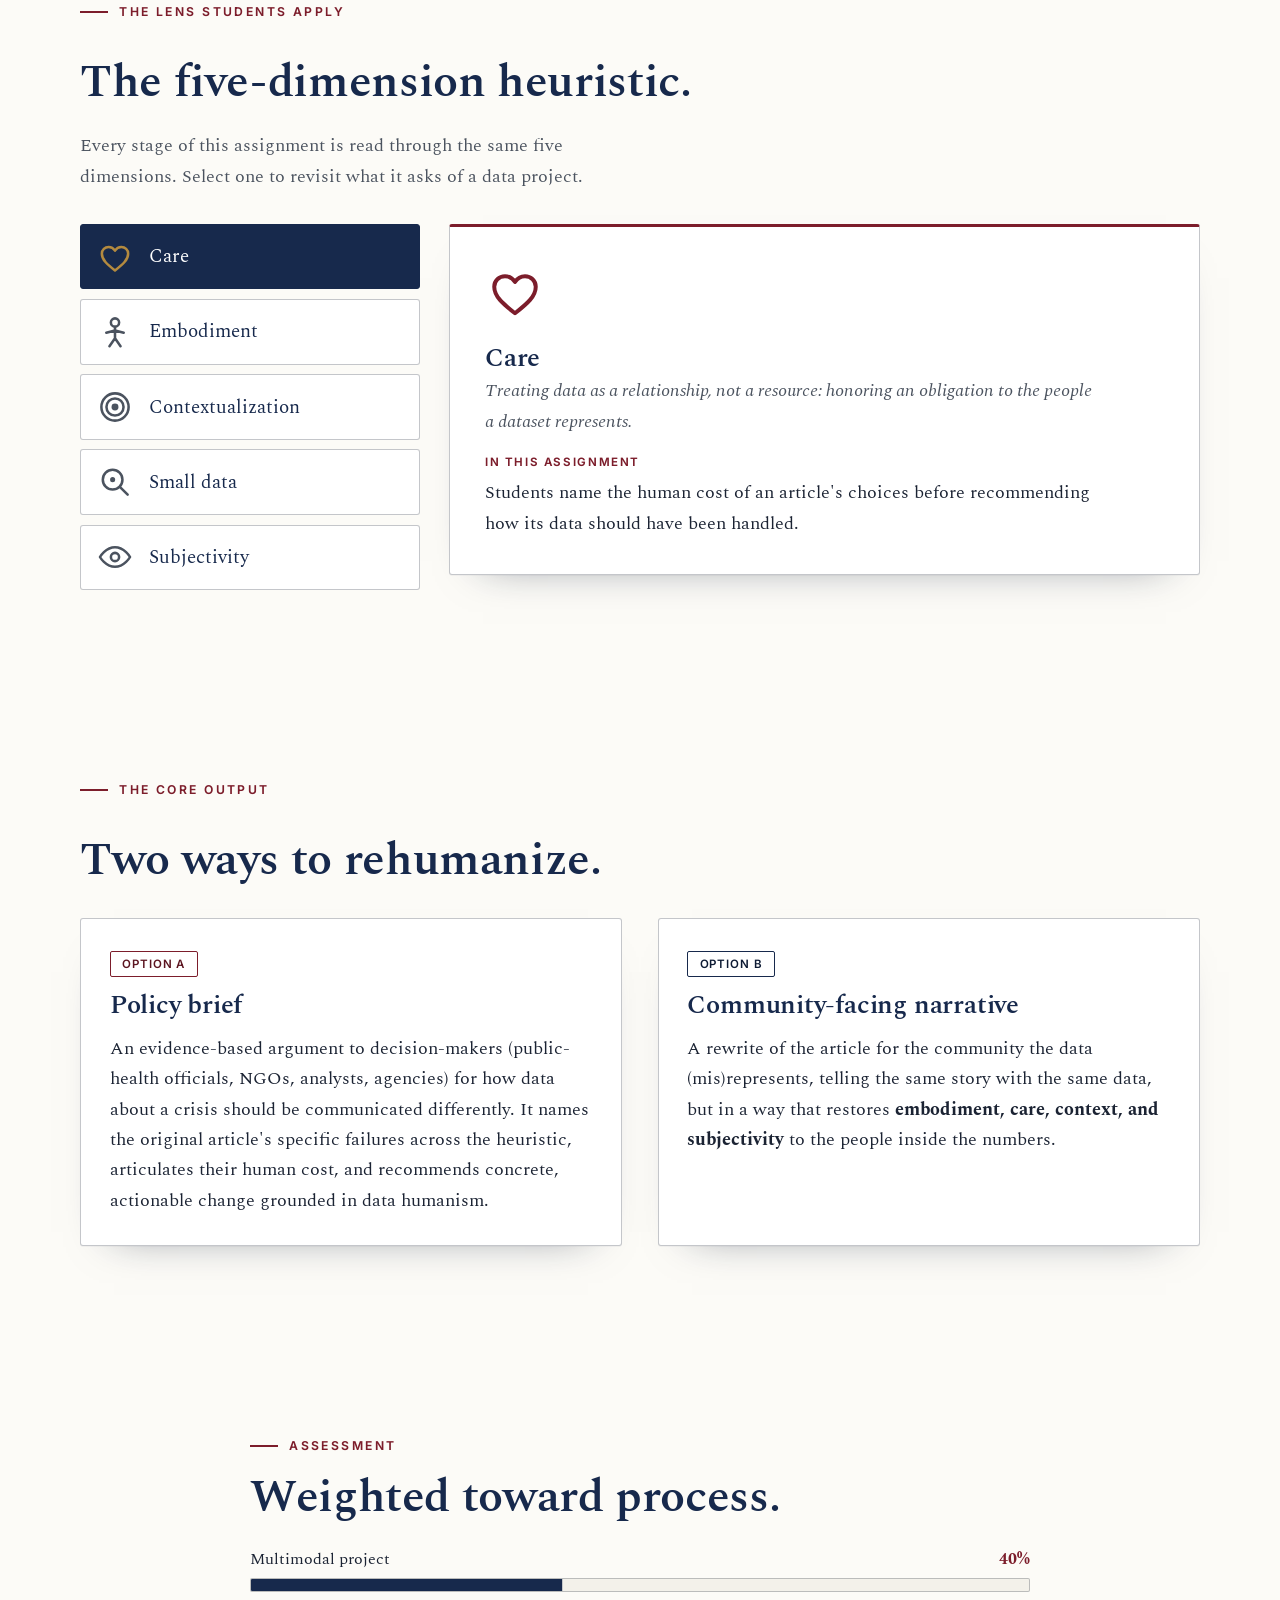
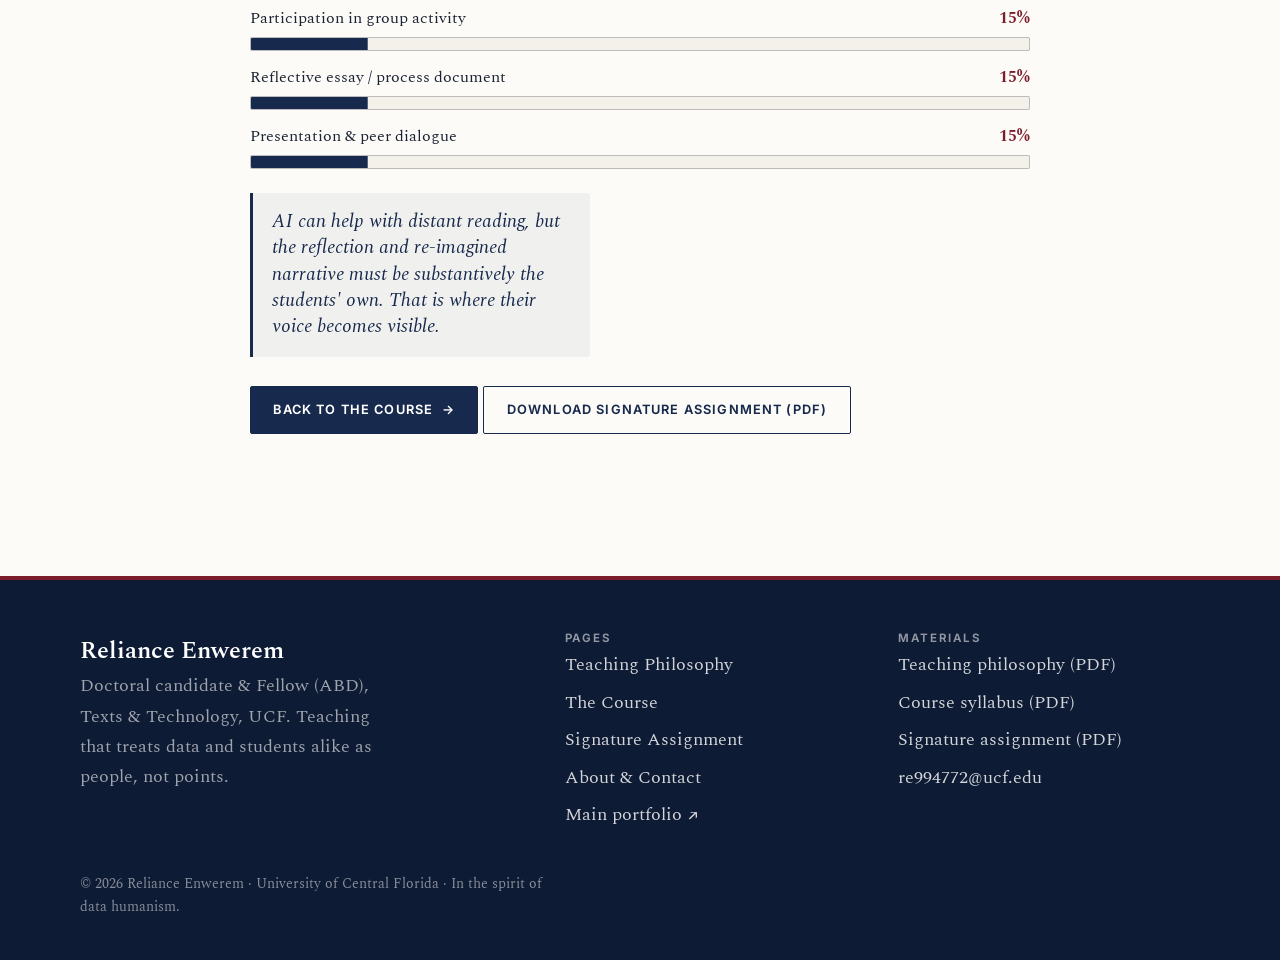
<file: assignment.html>
<!DOCTYPE html>
<html lang="en">
<head>
  <meta charset="utf-8">
  <meta name="viewport" content="width=device-width, initial-scale=1">
  <script>document.documentElement.classList.add('js');</script>
  <title>Signature Assignment: Rehumanizing Data &middot; Reliance Enwerem</title>
  <meta name="description" content="Rehumanizing Data: a scaffolded signature assignment for ENC 3027 that moves students from analytical fluency to an original multimodal project through close reading, AI-assisted distant reading, and reflective synthesis.">
  <link rel="preconnect" href="https://fonts.googleapis.com">
  <link rel="preconnect" href="https://fonts.gstatic.com" crossorigin>
  <link href="https://fonts.googleapis.com/css2?family=Spectral:ital,wght@0,400;0,500;0,600;0,700;1,400;1,500&family=Inter:wght@400;500;600;700&display=swap" rel="stylesheet">
  <link rel="stylesheet" href="assets/css/styles.css">
  <link rel="icon" href="data:image/svg+xml,%3Csvg xmlns='http://www.w3.org/2000/svg' viewBox='0 0 32 32'%3E%3Crect width='32' height='32' rx='4' fill='%2317294c'/%3E%3Crect y='27' width='32' height='5' fill='%237c1d2b'/%3E%3Ctext x='16' y='22' font-family='Georgia,serif' font-size='20' font-weight='700' fill='%23fcfbf7' text-anchor='middle'%3ER%3C/text%3E%3C/svg%3E">
</head>
<body>
  <a class="skip-link" href="#main">Skip to content</a>

  <svg class="svg-defs" aria-hidden="true" focusable="false" xmlns="http://www.w3.org/2000/svg"><defs>
    <filter id="sketch" x="-6%" y="-6%" width="112%" height="112%"><feTurbulence type="fractalNoise" baseFrequency="0.018" numOctaves="2" seed="7" result="n"/><feDisplacementMap in="SourceGraphic" in2="n" scale="2.2" xChannelSelector="R" yChannelSelector="G"/></filter>
    <symbol id="g-care" viewBox="0 0 24 24"><path fill="none" stroke="currentColor" stroke-width="1.6" stroke-linecap="round" stroke-linejoin="round" d="M12 20.5C7 16.6 3.7 13.7 3.7 9.9 3.7 7.5 5.6 5.7 8 5.7c1.6 0 3.1.9 4 2.3.9-1.4 2.4-2.3 4-2.3 2.4 0 4.3 1.8 4.3 4.2 0 3.8-3.3 6.7-8.3 10.6Z"/></symbol>
    <symbol id="g-embodiment" viewBox="0 0 24 24"><g fill="none" stroke="currentColor" stroke-width="1.6" stroke-linecap="round" stroke-linejoin="round"><circle cx="12" cy="6" r="2.6"/><path d="M12 9.2v6.8M6.5 12.5 12 11l5.5 1.5M8.5 21l3.5-5 3.5 5"/></g></symbol>
    <symbol id="g-context" viewBox="0 0 24 24"><g fill="none" stroke="currentColor" stroke-width="1.6"><circle cx="12" cy="12" r="2.2" fill="currentColor" stroke="none"/><circle cx="12" cy="12" r="5.4"/><circle cx="12" cy="12" r="8.6"/></g></symbol>
    <symbol id="g-small" viewBox="0 0 24 24"><g fill="none" stroke="currentColor" stroke-width="1.6" stroke-linecap="round"><circle cx="10.5" cy="10.5" r="6.2"/><circle cx="10.5" cy="10.5" r="1.6" fill="currentColor" stroke="none"/><path d="M15.2 15.2 20 20"/></g></symbol>
    <symbol id="g-subjectivity" viewBox="0 0 24 24"><g fill="none" stroke="currentColor" stroke-width="1.6" stroke-linecap="round" stroke-linejoin="round"><path d="M2.5 12S6 5.8 12 5.8 21.5 12 21.5 12 18 18.2 12 18.2 2.5 12 2.5 12Z"/><circle cx="12" cy="12" r="2.6"/></g></symbol>
    <symbol id="person" viewBox="0 0 24 24"><circle cx="12" cy="6.6" r="4.4"/><path d="M2.8 22C2.8 15.6 6.9 12 12 12s9.2 3.6 9.2 10Z"/></symbol>
  </defs></svg>

  <header class="site-header">
    <div class="wrap nav">
      <a class="brand" href="index.html"><span><span class="brand-mark">R</span>eliance&nbsp;Enwerem</span> <small>rehumanizing data</small></a>
      <button class="nav-toggle" aria-expanded="false" aria-controls="nav-links">Menu</button>
      <nav aria-label="Primary">
        <ul class="nav-links" id="nav-links">
          <li><a href="index.html">Home</a></li>
          <li><a href="philosophy.html">Philosophy</a></li>
          <li><a href="course.html">Course</a></li>
          <li><a href="assignment.html" aria-current="page">Assignment</a></li>
          <li><a href="about.html">About</a></li>
        </ul>
      </nav>
    </div>
  </header>

  <main id="main">
    <section class="hero">
      <div class="wrap hero-grid">
        <div>
          <span class="eyebrow-hand">signature assignment &middot; ENC 3027</span>
          <h1>Rehumanizing<br><span class="thesis">Data.</span></h1>
          <p class="lead">A scaffolded project that moves students from understanding data humanism in theory to practicing it under real conditions.</p>
        </div>
        <div class="hero-media">
          <svg class="hero-art" viewBox="0 0 520 360" role="img" aria-label="Illustration: a cold uniform grid of identical marks on the left transforms into a warm, varied cluster of human points on the right.">
            <defs>
              <pattern id="a-grid" width="44" height="40" patternUnits="userSpaceOnUse">
                <rect x="0" y="0" width="13" height="13" fill="#17294c" fill-opacity="0.5"/>
              </pattern>
            </defs>
            <rect width="520" height="360" fill="#fffdf8"/>
            <!-- datafied: uniform grid -->
            <rect x="40" y="78" width="180" height="200" fill="url(#a-grid)"/>
            <text x="46" y="312" font-family="Inter, sans-serif" font-size="13" font-weight="600" letter-spacing="1.5" fill="#868c96">DATAFIED</text>
            <!-- transformation arrow -->
            <line x1="260" y1="70" x2="260" y2="286" stroke="#17294c" stroke-opacity="0.12" stroke-width="1.5"/>
            <path d="M244 178 h30 m-9 -7 l9 7 l-9 7" fill="none" stroke="#7c1d2b" stroke-width="2.6" stroke-linecap="round" stroke-linejoin="round"/>
            <!-- rehumanized: warm, varied crowd of people -->
            <g>
              <use href="#person" x="298" y="150" width="34" height="34" fill="#7c1d2b"/>
              <use href="#person" x="340" y="120" width="26" height="26" fill="#b48a3f"/>
              <use href="#person" x="374" y="146" width="46" height="46" fill="#7c1d2b"/>
              <use href="#person" x="430" y="132" width="28" height="28" fill="#7c1d2b"/>
              <use href="#person" x="298" y="206" width="28" height="28" fill="#17294c"/>
              <use href="#person" x="340" y="192" width="40" height="40" fill="#7c1d2b"/>
              <use href="#person" x="394" y="204" width="32" height="32" fill="#b48a3f"/>
              <use href="#person" x="440" y="188" width="28" height="28" fill="#7c1d2b"/>
              <use href="#person" x="314" y="250" width="28" height="28" fill="#7c1d2b"/>
              <use href="#person" x="364" y="246" width="38" height="38" fill="#7c1d2b"/>
              <use href="#person" x="420" y="244" width="30" height="30" fill="#b48a3f"/>
            </g>
            <text x="474" y="312" font-family="Inter, sans-serif" font-size="13" font-weight="600" letter-spacing="1.5" fill="#7c1d2b" text-anchor="end">REHUMANIZED</text>
          </svg>
        </div>
      </div>
    </section>

    <section class="section-tight">
      <div class="wrap-narrow stack reveal">
        <span class="overline">Delivery context</span>
        <p>By the time students reach this assignment they have worked with datafication, data humanism, and feminist ethics of care, and (in an earlier low-stakes exercise) built an artifact with Claude, then regenerated it using data-humanism principles. Now they turn to real digital-humanities projects to unpack how those projects center individual voices, choose <strong>care over extraction</strong>, and hold subjectivity.</p>
      </div>
    </section>

    <div class="wrap"><div class="rule" role="presentation"><svg viewBox="0 0 1200 22" preserveAspectRatio="none" fill="none"><path d="M4 12C120 4 240 18 360 11S600 3 720 12 960 20 1096 10 1180 12 1196 11" stroke="currentColor" stroke-width="2" stroke-linecap="round"/></svg></div></div>

    <!-- learning objectives -->
    <section>
      <div class="wrap">
        <div class="stack reveal" style="margin-bottom:1.8rem">
          <span class="overline">Learning objectives</span>
          <h2>What students will be able to do.</h2>
        </div>
        <div class="grid grid-2 reveal">
          <ul class="stack" style="list-style:none;padding:0;margin:0">
            <li><b class="accent">i.</b>&nbsp; Explain data humanism and feminist ethics of care.</li>
            <li><b class="accent">ii.</b>&nbsp; Identify and interpret data-humanistic principles in DH projects.</li>
            <li><b class="accent">iii.</b>&nbsp; Articulate gaps between DH projects and other data-driven public communication.</li>
          </ul>
          <ul class="stack" style="list-style:none;padding:0;margin:0">
            <li><b class="accent">iv.</b>&nbsp; Express rhetorical choices behind visualizations and evaluate how projects center or erase stories.</li>
            <li><b class="accent">v.</b>&nbsp; Articulate the ethical responsibilities of data collectors, curators, and communicators.</li>
            <li><b class="accent">vi.</b>&nbsp; Adapt the data-humanism framework to projects within their own field.</li>
          </ul>
        </div>
      </div>
    </section>

    <!-- the scaffold timeline -->
    <section class="section-tight">
      <div class="wrap">
        <div class="stack reveal" style="margin-bottom:2rem">
          <span class="overline">The scaffold</span>
          <h2>Two stages, one arc.</h2>
          <p class="muted" style="max-width:58ch">The assignment is built to move students through cognitive, affective, and psychomotor learning, from analytical fluency to original making. Open each step to see what it involves.</p>
        </div>

        <h3 class="tilt-l" style="color:var(--accent-deep)">Stage 1 &middot; Analytical fluency</h3>
        <p class="marginalia" style="margin:-0.4rem 0 1.2rem">a 7&ndash;10 page essay &middot; due by spring break</p>
        <ol class="timeline reveal" style="margin-bottom:2.5rem">
          <li class="tl-item" data-stage="1">
            <span class="dot" aria-hidden="true">1</span>
            <button type="button" class="tl-toggle" aria-expanded="false" aria-controls="s1-1">
              <span><span class="tl-title">Ground the vocabulary</span><br><span class="tl-meta">read &amp; discuss</span></span>
              <span class="caret" aria-hidden="true">&#9656;</span>
            </button>
            <div class="tl-detail" id="s1-1" hidden><div class="tl-detail-inner">
              <p class="mb-0">Students build a shared vocabulary through data humanism and feminist-data scholarship: Al-Hazwani et&nbsp;al., Drucker's <em>Visualization and Interpretation</em> and <em>DH Coursebook</em>, Lupi's <em>Data Humanism</em>, and the <em>Feminist Data Manifest-No</em>.</p>
            </div></div>
          </li>
          <li class="tl-item" data-stage="1">
            <span class="dot" aria-hidden="true">2</span>
            <button type="button" class="tl-toggle" aria-expanded="false" aria-controls="s1-2">
              <span><span class="tl-title">Analyze a DH project through the heuristic</span><br><span class="tl-meta">analytical essay, 7&ndash;10 pp</span></span>
              <span class="caret" aria-hidden="true">&#9656;</span>
            </button>
            <div class="tl-detail" id="s1-2" hidden><div class="tl-detail-inner">
              <p class="mb-0">Students identify a digital-humanities project and analyze how it exemplifies the heuristic of <strong>care, embodiment, contextualization, small data, and subjectivity</strong>, using anchor projects like <em>Data by Design</em>, the <em>Middle Passage VR Experience</em>, and <em>Responsible Datasets in Context</em>.</p>
            </div></div>
          </li>
        </ol>

        <h3 class="tilt-r" style="color:var(--teal-deep)">Stage 2 &middot; Original making</h3>
        <p class="marginalia" style="margin:-0.4rem 0 1.2rem">group multimodal project &middot; due at semester's end</p>
        <ol class="timeline reveal">
          <li class="tl-item" data-stage="2">
            <span class="dot" aria-hidden="true">3</span>
            <button type="button" class="tl-toggle" aria-expanded="false" aria-controls="s2-1">
              <span><span class="tl-title">Build the corpus</span><br><span class="tl-meta">30&ndash;50 articles</span></span>
              <span class="caret" aria-hidden="true">&#9656;</span>
            </button>
            <div class="tl-detail" id="s2-1" hidden><div class="tl-detail-inner">
              <p class="mb-0">In small cross-disciplinary groups, students select 30&ndash;50 news articles reporting on a public-health risk, crisis, or disaster, one that leans heavily on data, statistics, or demographic figures.</p>
            </div></div>
          </li>
          <li class="tl-item" data-stage="2">
            <span class="dot" aria-hidden="true">4</span>
            <button type="button" class="tl-toggle" aria-expanded="false" aria-controls="s2-2">
              <span><span class="tl-title">Close reading</span><br><span class="tl-meta">by hand</span></span>
              <span class="caret" aria-hidden="true">&#9656;</span>
            </button>
            <div class="tl-detail" id="s2-2" hidden><div class="tl-detail-inner">
              <p class="mb-0">Groups read closely for how each article frames the people behind the data: where it centers stories and where it erases them.</p>
            </div></div>
          </li>
          <li class="tl-item" data-stage="2">
            <span class="dot" aria-hidden="true">5</span>
            <button type="button" class="tl-toggle" aria-expanded="false" aria-controls="s2-3">
              <span><span class="tl-title">AI-assisted distant reading</span><br><span class="tl-meta">interrogate, don't accept</span></span>
              <span class="caret" aria-hidden="true">&#9656;</span>
            </button>
            <div class="tl-detail" id="s2-3" hidden><div class="tl-detail-inner">
              <p class="mb-0">Students use AI to support textual analysis across the corpus, but AI is itself under study: they interrogate its output rather than accept it, making its role visible in the final work.</p>
            </div></div>
          </li>
          <li class="tl-item" data-stage="2">
            <span class="dot" aria-hidden="true">6</span>
            <button type="button" class="tl-toggle" aria-expanded="false" aria-controls="s2-4">
              <span><span class="tl-title">Reflective synthesis</span><br><span class="tl-meta">close + distant, together</span></span>
              <span class="caret" aria-hidden="true">&#9656;</span>
            </button>
            <div class="tl-detail" id="s2-4" hidden><div class="tl-detail-inner">
              <p class="mb-0">Groups reconcile what close and distant reading each revealed, deciding what matters and why before they build.</p>
            </div></div>
          </li>
          <li class="tl-item" data-stage="2">
            <span class="dot" aria-hidden="true">7</span>
            <button type="button" class="tl-toggle" aria-expanded="false" aria-controls="s2-5">
              <span><span class="tl-title">Make the multimodal project</span><br><span class="tl-meta">+ a process document</span></span>
              <span class="caret" aria-hidden="true">&#9656;</span>
            </button>
            <div class="tl-detail" id="s2-5" hidden><div class="tl-detail-inner">
              <p>The core output: a blog, vlog, video, podcast, social post, or infographic that integrates argument with visual elements to dramatize the difference between datafied and humanized communication (see the two options below).</p>
              <p class="mb-0">Every group also submits a 1&ndash;2 page <strong>process document</strong>: how they moved from close reading through AI interrogation to a final product, tracing what they changed, what they struggled with, and what it taught them about their own relationship to data.</p>
            </div></div>
          </li>
          <li class="tl-item" data-stage="2">
            <span class="dot" aria-hidden="true">8</span>
            <button type="button" class="tl-toggle" aria-expanded="false" aria-controls="s2-6">
              <span><span class="tl-title">Present &amp; peer dialogue</span><br><span class="tl-meta">to the class</span></span>
              <span class="caret" aria-hidden="true">&#9656;</span>
            </button>
            <div class="tl-detail" id="s2-6" hidden><div class="tl-detail-inner">
              <p class="mb-0">Each group presents its project and receives structured peer feedback, closing the loop from private analysis to public, communal knowledge.</p>
            </div></div>
          </li>
        </ol>
      </div>
    </section>

    <div class="wrap"><div class="rule" role="presentation"><svg viewBox="0 0 1200 22" preserveAspectRatio="none" fill="none"><path d="M4 11C120 19 240 4 360 12S600 20 720 11 960 3 1096 13 1180 11 1196 12" stroke="currentColor" stroke-width="2" stroke-linecap="round"/></svg></div></div>

    <!-- heuristic explorer (reused) -->
    <section class="section-tight">
      <div class="wrap">
        <div class="stack reveal" style="margin-bottom:2rem">
          <span class="overline">The lens students apply</span>
          <h2>The five-dimension heuristic.</h2>
          <p class="muted" style="max-width:58ch">Every stage of this assignment is read through the same five dimensions. Select one to revisit what it asks of a data project.</p>
        </div>
        <div class="heuristic reveal" data-heuristic>
          <ul class="heuristic-list">
            <li><button type="button" class="heuristic-tab"><svg class="glyph" viewBox="0 0 24 24" aria-hidden="true"><use href="#g-care"/></svg> Care</button></li>
            <li><button type="button" class="heuristic-tab"><svg class="glyph" viewBox="0 0 24 24" aria-hidden="true"><use href="#g-embodiment"/></svg> Embodiment</button></li>
            <li><button type="button" class="heuristic-tab"><svg class="glyph" viewBox="0 0 24 24" aria-hidden="true"><use href="#g-context"/></svg> Contextualization</button></li>
            <li><button type="button" class="heuristic-tab"><svg class="glyph" viewBox="0 0 24 24" aria-hidden="true"><use href="#g-small"/></svg> Small data</button></li>
            <li><button type="button" class="heuristic-tab"><svg class="glyph" viewBox="0 0 24 24" aria-hidden="true"><use href="#g-subjectivity"/></svg> Subjectivity</button></li>
          </ul>
          <div class="heuristic-panels">
            <div class="heuristic-panel">
              <svg class="panel-glyph" viewBox="0 0 24 24" aria-hidden="true"><use href="#g-care"/></svg>
              <h3>Care</h3>
              <p class="def">Treating data as a relationship, not a resource: honoring an obligation to the people a dataset represents.</p>
              <span class="in-practice">In this assignment</span>
              <p class="mb-0">Students name the human cost of an article's choices before recommending how its data should have been handled.</p>
            </div>
            <div class="heuristic-panel">
              <svg class="panel-glyph" viewBox="0 0 24 24" aria-hidden="true"><use href="#g-embodiment"/></svg>
              <h3>Embodiment</h3>
              <p class="def">Remembering that every data point was once a living body with a story numbers alone cannot hold.</p>
              <span class="in-practice">In this assignment</span>
              <p class="mb-0">The community-facing narrative restores the bodies a crisis statistic abstracts into a rate per 100,000.</p>
            </div>
            <div class="heuristic-panel">
              <svg class="panel-glyph" viewBox="0 0 24 24" aria-hidden="true"><use href="#g-context"/></svg>
              <h3>Contextualization</h3>
              <p class="def">Refusing the myth that numbers speak for themselves; situating data in the conditions that produced it.</p>
              <span class="in-practice">In this assignment</span>
              <p class="mb-0">Close reading of 30&ndash;50 articles surfaces the conditions a single headline figure leaves out.</p>
            </div>
            <div class="heuristic-panel">
              <svg class="panel-glyph" viewBox="0 0 24 24" aria-hidden="true"><use href="#g-small"/></svg>
              <h3>Small data</h3>
              <p class="def">Valuing the intimate, hand-scaled, and particular over the totalizing sweep of &ldquo;big data.&rdquo;</p>
              <span class="in-practice">In this assignment</span>
              <p class="mb-0">Annotated excerpts and hand-made comparative displays hold meaning that a dashboard would flatten.</p>
            </div>
            <div class="heuristic-panel">
              <svg class="panel-glyph" viewBox="0 0 24 24" aria-hidden="true"><use href="#g-subjectivity"/></svg>
              <h3>Subjectivity</h3>
              <p class="def">Making the interpreter visible; acknowledging that every visualization argues a position, for someone.</p>
              <span class="in-practice">In this assignment</span>
              <p class="mb-0">The process document makes the group's (and the AI's) interpretive choices explicit rather than hidden.</p>
            </div>
          </div>
        </div>
      </div>
    </section>

    <!-- two options -->
    <section>
      <div class="wrap">
        <div class="stack reveal" style="margin-bottom:2rem">
          <span class="overline">The core output</span>
          <h2>Two ways to rehumanize.</h2>
        </div>
        <div class="grid grid-2">
          <article class="card reveal">
            <span class="chip" style="border-color:var(--accent);color:var(--accent-deep)">Option A</span>
            <h3 style="margin-top:0.8rem">Policy brief</h3>
            <p class="mb-0">An evidence-based argument to decision-makers (public-health officials, NGOs, analysts, agencies) for how data about a crisis should be communicated differently. It names the original article's specific failures across the heuristic, articulates their human cost, and recommends concrete, actionable change grounded in data humanism.</p>
          </article>
          <article class="card reveal">
            <span class="chip" style="border-color:var(--teal);color:var(--teal-deep)">Option B</span>
            <h3 style="margin-top:0.8rem">Community-facing narrative</h3>
            <p class="mb-0">A rewrite of the article for the community the data (mis)represents, telling the same story with the same data, but in a way that restores <strong>embodiment, care, context, and subjectivity</strong> to the people inside the numbers.</p>
          </article>
        </div>
      </div>
    </section>

    <!-- assessment + AI note -->
    <section class="section-tight">
      <div class="wrap-narrow reveal">
        <span class="overline">Assessment</span>
        <h2>Weighted toward process.</h2>
        <div class="bars" role="img" aria-label="Assignment assessment: Multimodal project 40%, Participation in group activity 15%, Reflective essay and process document 15%, Presentation and peer dialogue 15%; the remaining weight reflects ongoing analytical work.">
          <div class="bar-row"><div class="bar-label"><span>Multimodal project</span><b>40%</b></div><div class="bar-track"><div class="bar-fill" data-pct="40"></div></div></div>
          <div class="bar-row"><div class="bar-label"><span>Participation in group activity</span><b>15%</b></div><div class="bar-track"><div class="bar-fill" data-pct="15"></div></div></div>
          <div class="bar-row"><div class="bar-label"><span>Reflective essay / process document</span><b>15%</b></div><div class="bar-track"><div class="bar-fill" data-pct="15"></div></div></div>
          <div class="bar-row"><div class="bar-label"><span>Presentation &amp; peer dialogue</span><b>15%</b></div><div class="bar-track"><div class="bar-fill" data-pct="15"></div></div></div>
        </div>
        <p class="aside-note tilt-l" style="margin-top:1.4rem">AI can help with distant reading, but the reflection and re-imagined narrative must be substantively the students' own. That is where their voice becomes visible.</p>
        <p style="margin-top:1.8rem"><a class="btn" href="course.html">Back to the course <span aria-hidden="true">→</span></a> <a class="btn btn-ghost" href="documents/signature-assignment.pdf">Download signature assignment (PDF)</a></p>
      </div>
    </section>
  </main>

  <footer class="site-footer">
    <div class="wrap footer-grid">
      <div>
        <p class="footer-sig mb-0">Reliance Enwerem</p>
        <p class="muted" style="max-width:34ch">Doctoral candidate &amp; Fellow (ABD), Texts &amp; Technology, UCF. Teaching that treats data and students alike as people, not points.</p>
      </div>
      <div>
        <h4>Pages</h4>
        <ul>
          <li><a href="philosophy.html">Teaching Philosophy</a></li>
          <li><a href="course.html">The Course</a></li>
          <li><a href="assignment.html">Signature Assignment</a></li>
          <li><a href="about.html">About &amp; Contact</a></li>
          <li><a href="https://relianceenwerem.github.io/my-portfolio/" target="_blank" rel="noopener">Main portfolio <span aria-hidden="true">&#8599;</span></a></li>
        </ul>
      </div>
      <div>
        <h4>Materials</h4>
        <ul>
          <li><a href="documents/teaching-philosophy.pdf">Teaching philosophy (PDF)</a></li>
          <li><a href="documents/course-syllabus.pdf">Course syllabus (PDF)</a></li>
          <li><a href="documents/signature-assignment.pdf">Signature assignment (PDF)</a></li>
          <li><a href="mailto:re994772@ucf.edu">re994772@ucf.edu</a></li>
        </ul>
      </div>
    </div>
    <div class="wrap footer-fine">
      <p class="mb-0">&copy; <span id="year">2026</span> Reliance Enwerem &middot; University of Central Florida &middot; In the spirit of data humanism.</p>
    </div>
  </footer>

  <script src="assets/js/main.js" defer></script>
  <script src="assets/js/heuristic.js" defer></script>
</body>
</html>
</file>
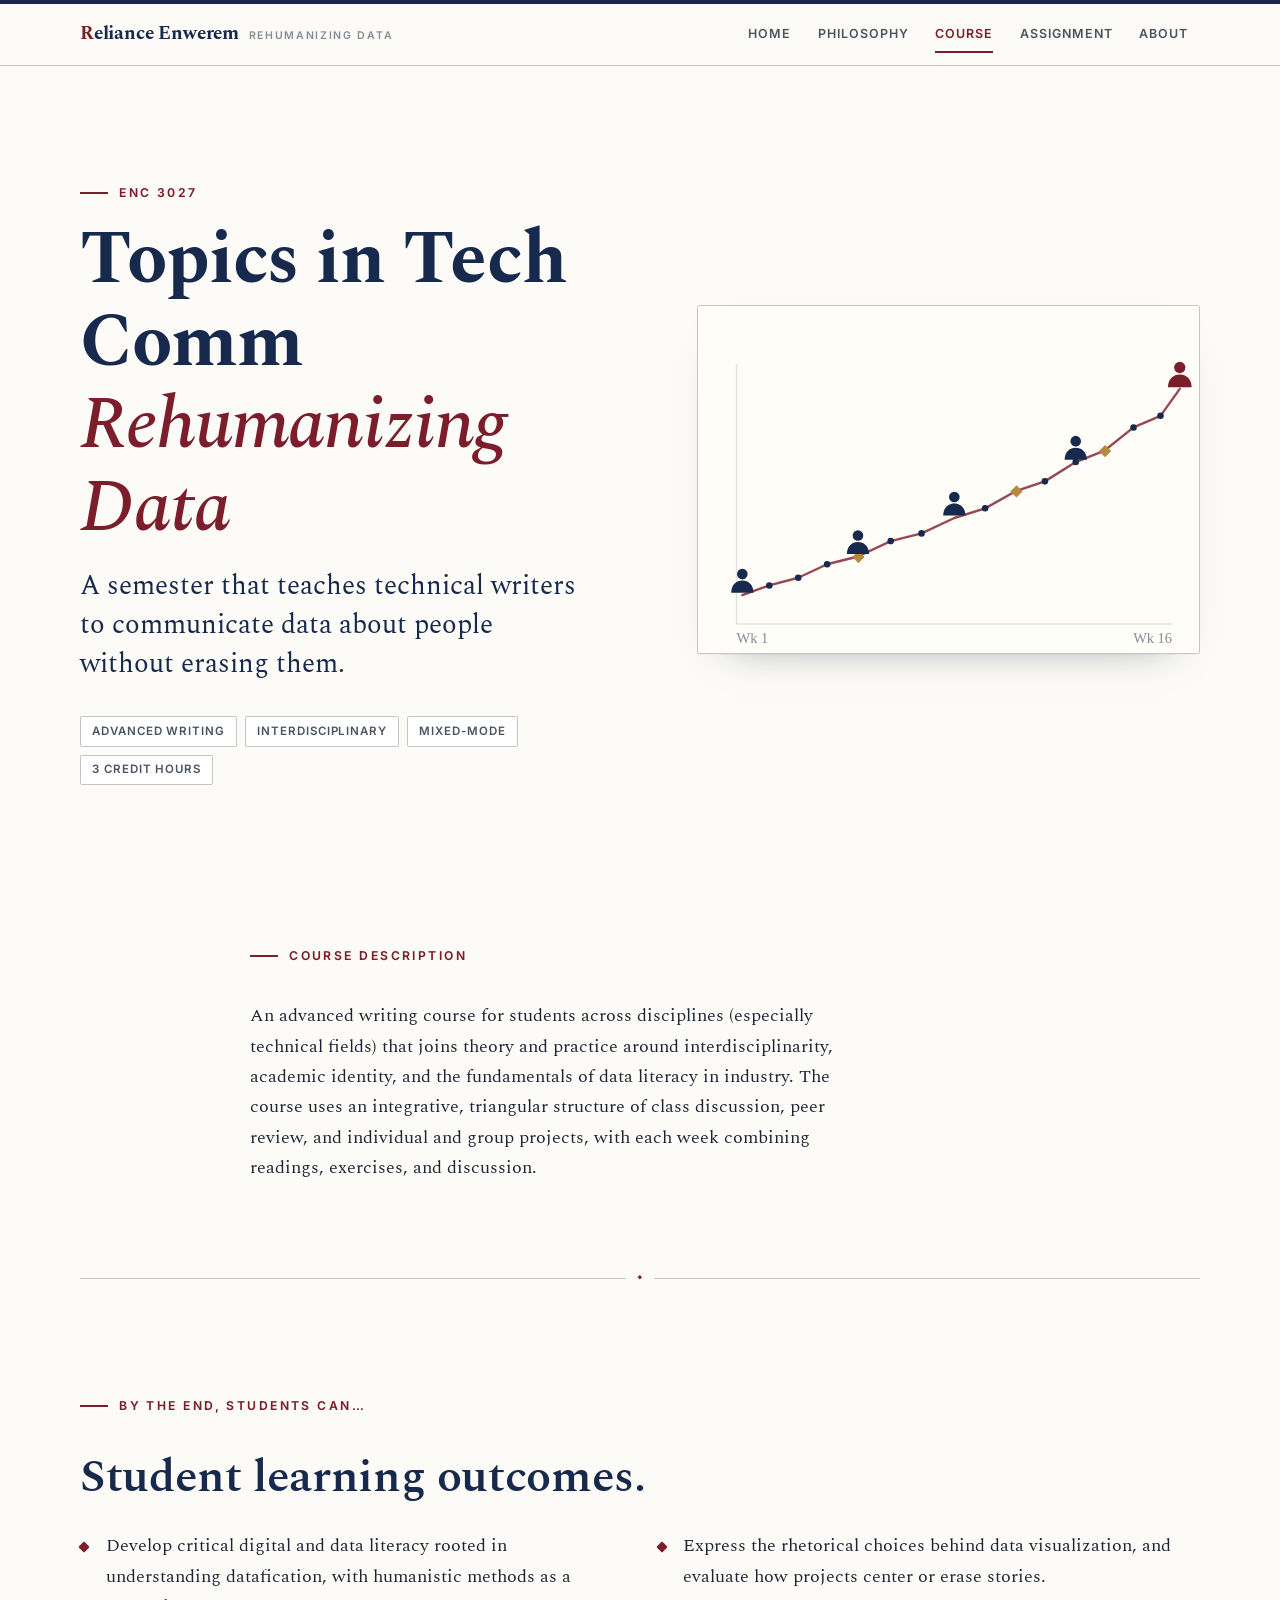
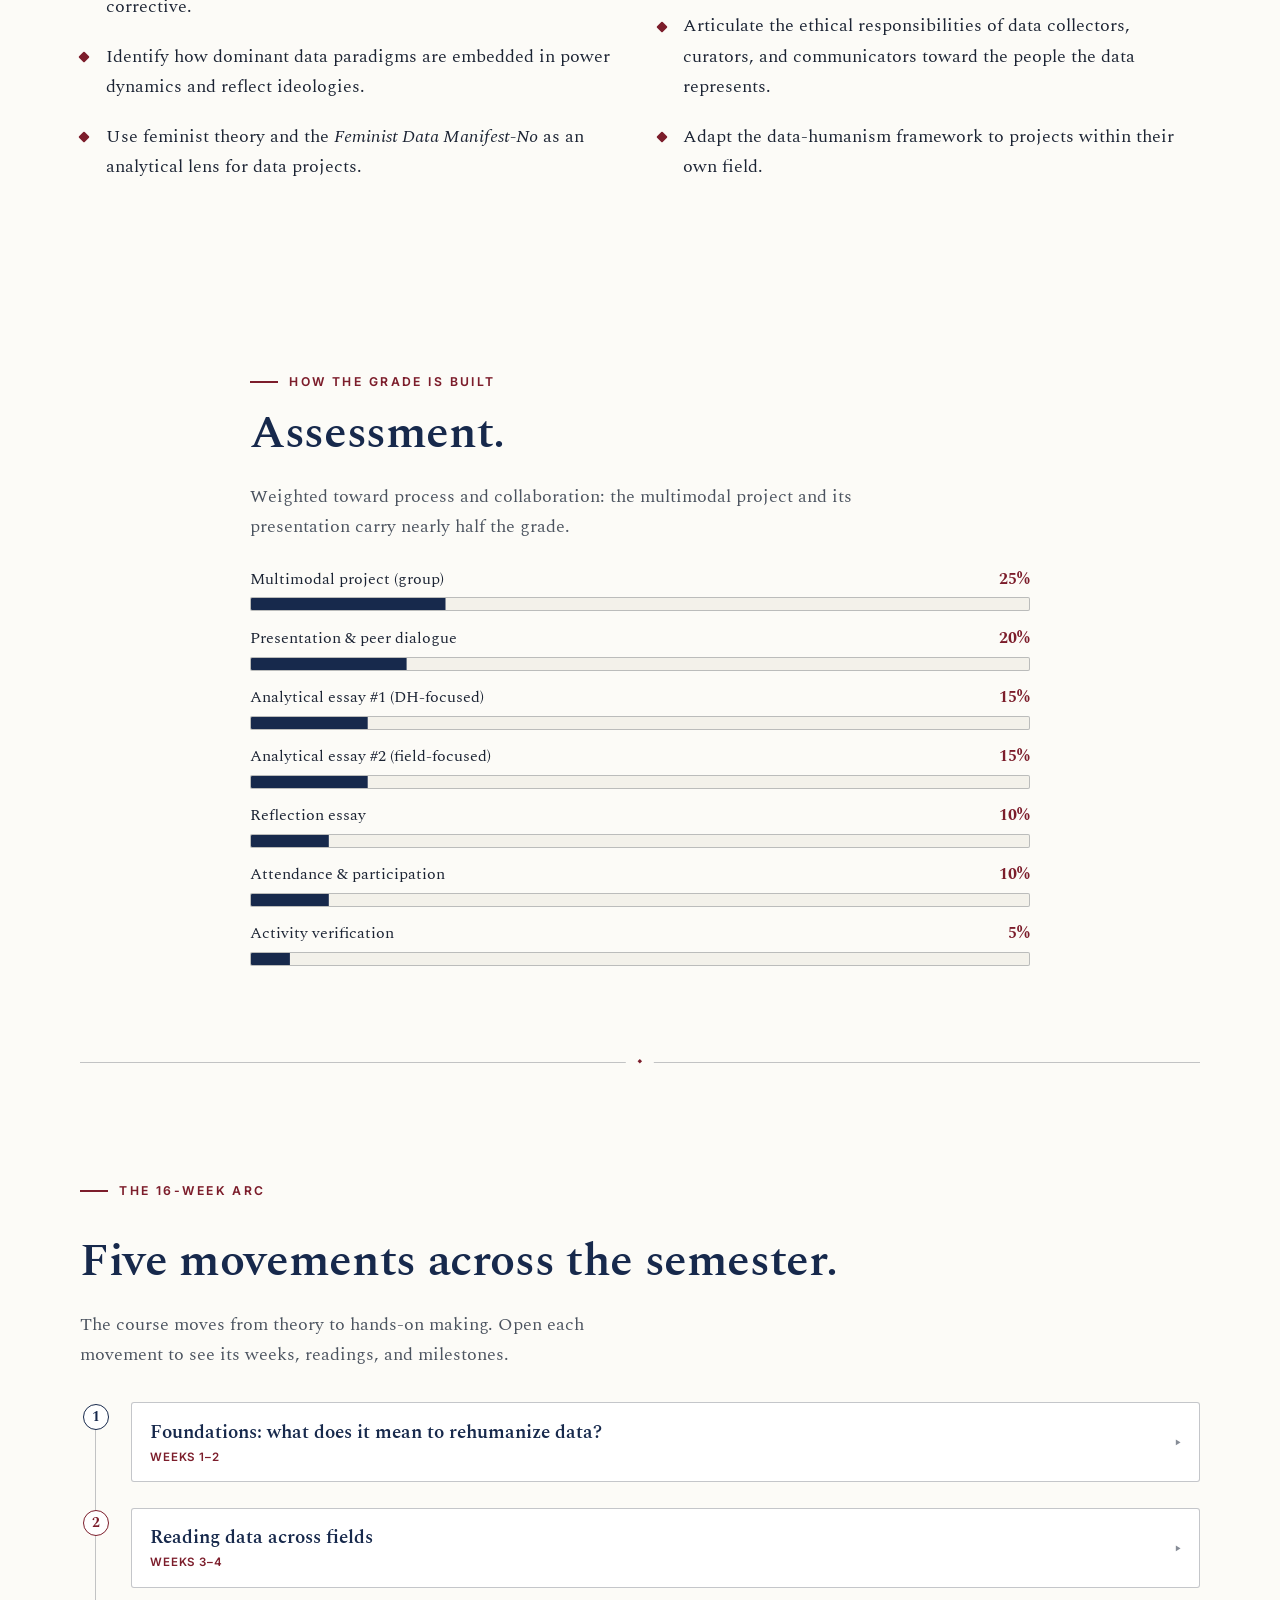
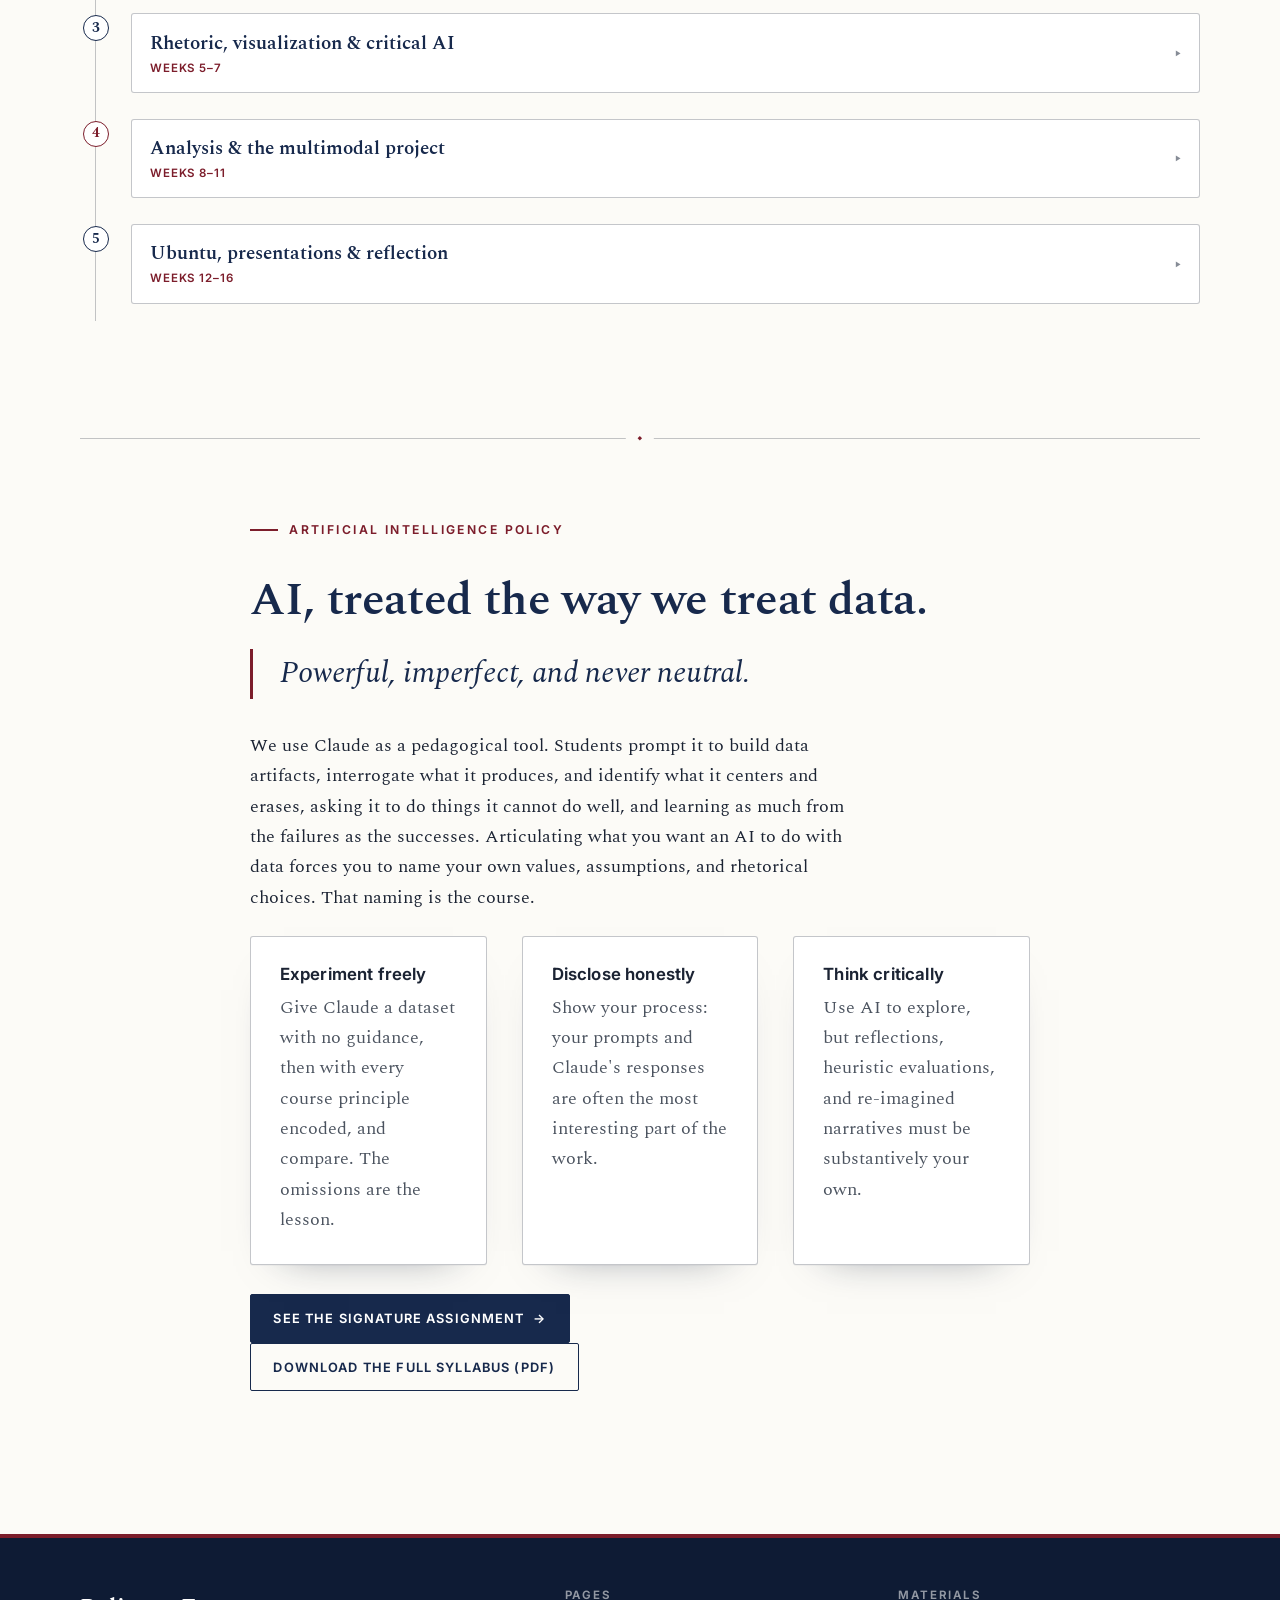
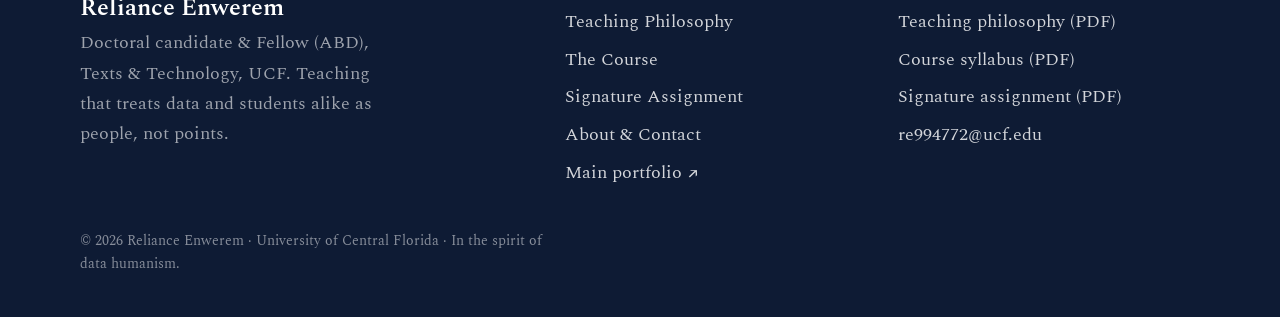
<file: course.html>
<!DOCTYPE html>
<html lang="en">
<head>
  <meta charset="utf-8">
  <meta name="viewport" content="width=device-width, initial-scale=1">
  <script>document.documentElement.classList.add('js');</script>
  <title>Topics in Tech Comm &middot; ENC 3027 &middot; Reliance Enwerem</title>
  <meta name="description" content="ENC 3027, Topics in Tech Comm: Rehumanizing Data. A 16-week arc, student learning outcomes, assessment, and an AI-as-pedagogy policy, designed by Reliance Enwerem.">
  <link rel="preconnect" href="https://fonts.googleapis.com">
  <link rel="preconnect" href="https://fonts.gstatic.com" crossorigin>
  <link href="https://fonts.googleapis.com/css2?family=Spectral:ital,wght@0,400;0,500;0,600;0,700;1,400;1,500&family=Inter:wght@400;500;600;700&display=swap" rel="stylesheet">
  <link rel="stylesheet" href="assets/css/styles.css">
  <link rel="icon" href="data:image/svg+xml,%3Csvg xmlns='http://www.w3.org/2000/svg' viewBox='0 0 32 32'%3E%3Crect width='32' height='32' rx='4' fill='%2317294c'/%3E%3Crect y='27' width='32' height='5' fill='%237c1d2b'/%3E%3Ctext x='16' y='22' font-family='Georgia,serif' font-size='20' font-weight='700' fill='%23fcfbf7' text-anchor='middle'%3ER%3C/text%3E%3C/svg%3E">
</head>
<body>
  <a class="skip-link" href="#main">Skip to content</a>

  <svg class="svg-defs" aria-hidden="true" focusable="false" xmlns="http://www.w3.org/2000/svg"><defs>
    <filter id="sketch" x="-6%" y="-6%" width="112%" height="112%"><feTurbulence type="fractalNoise" baseFrequency="0.018" numOctaves="2" seed="7" result="n"/><feDisplacementMap in="SourceGraphic" in2="n" scale="2.2" xChannelSelector="R" yChannelSelector="G"/></filter>
    <symbol id="person" viewBox="0 0 24 24"><circle cx="12" cy="6.6" r="4.4"/><path d="M2.8 22C2.8 15.6 6.9 12 12 12s9.2 3.6 9.2 10Z"/></symbol>
  </defs></svg>

  <header class="site-header">
    <div class="wrap nav">
      <a class="brand" href="index.html"><span><span class="brand-mark">R</span>eliance&nbsp;Enwerem</span> <small>rehumanizing data</small></a>
      <button class="nav-toggle" aria-expanded="false" aria-controls="nav-links">Menu</button>
      <nav aria-label="Primary">
        <ul class="nav-links" id="nav-links">
          <li><a href="index.html">Home</a></li>
          <li><a href="philosophy.html">Philosophy</a></li>
          <li><a href="course.html" aria-current="page">Course</a></li>
          <li><a href="assignment.html">Assignment</a></li>
          <li><a href="about.html">About</a></li>
        </ul>
      </nav>
    </div>
  </header>

  <main id="main">
    <section class="hero">
      <div class="wrap hero-grid">
        <div>
          <span class="eyebrow-hand">ENC 3027</span>
          <h1>Topics in Tech Comm<br><span class="thesis">Rehumanizing Data</span></h1>
          <p class="lead">A semester that teaches technical writers to communicate data about people without erasing them.</p>
          <ul class="chips" style="margin-top:1.4rem">
            <li class="chip">Advanced writing</li>
            <li class="chip">Interdisciplinary</li>
            <li class="chip">Mixed-mode</li>
            <li class="chip">3 credit hours</li>
          </ul>
        </div>
        <div class="hero-media">
          <svg class="hero-art" viewBox="0 0 520 360" role="img" aria-label="Illustration: a rising path of sixteen points across the semester, marked by five larger movement nodes.">
            <rect width="520" height="360" fill="#fffdf8"/>
            <line x1="40" y1="330" x2="492" y2="330" stroke="#17294c" stroke-opacity="0.12" stroke-width="1.5"/>
            <line x1="40" y1="330" x2="40" y2="60" stroke="#17294c" stroke-opacity="0.12" stroke-width="1.5"/>
            <!-- the arc -->
            <polyline points="46,300 74,290 104,282 134,268 166,260 200,244 232,236 266,220 298,210 330,192 360,182 392,162 422,150 452,126 480,114 500,86" fill="none" stroke="#7c1d2b" stroke-width="2.5" stroke-linecap="round" stroke-linejoin="round" stroke-opacity="0.8"/>
            <!-- minor weekly points -->
            <g fill="#17294c">
              <circle cx="74" cy="290" r="3.4"/><circle cx="104" cy="282" r="3.4"/>
              <circle cx="134" cy="268" r="3.4"/><circle cx="200" cy="244" r="3.4"/>
              <circle cx="232" cy="236" r="3.4"/><circle cx="298" cy="210" r="3.4"/>
              <circle cx="360" cy="182" r="3.4"/><circle cx="392" cy="162" r="3.4"/>
              <circle cx="452" cy="126" r="3.4"/><circle cx="480" cy="114" r="3.4"/>
            </g>
            <!-- gold milestones (assignment due points) -->
            <g fill="#b48a3f">
              <rect x="162" y="256" width="9" height="9" transform="rotate(45 166.5 260.5)"/>
              <rect x="326" y="188" width="9" height="9" transform="rotate(45 330.5 192.5)"/>
              <rect x="418" y="146" width="9" height="9" transform="rotate(45 422.5 150.5)"/>
            </g>
            <!-- five movement nodes, shown as people progressing -->
            <g>
              <use href="#person" x="31" y="270" width="30" height="30" fill="#17294c"/>
              <use href="#person" x="151" y="230" width="30" height="30" fill="#17294c"/>
              <use href="#person" x="251" y="190" width="30" height="30" fill="#17294c"/>
              <use href="#person" x="377" y="132" width="30" height="30" fill="#17294c"/>
              <use href="#person" x="484" y="55" width="32" height="32" fill="#7c1d2b"/>
            </g>
            <text x="40" y="350" font-family="Georgia, serif" font-size="15" fill="#868c96">Wk 1</text>
            <text x="492" y="350" font-family="Georgia, serif" font-size="15" fill="#868c96" text-anchor="end">Wk 16</text>
          </svg>
        </div>
      </div>
    </section>

    <section class="section-tight">
      <div class="wrap-narrow stack reveal">
        <span class="overline">Course description</span>
        <p>An advanced writing course for students across disciplines (especially technical fields) that joins theory and practice around interdisciplinarity, academic identity, and the fundamentals of data literacy in industry. The course uses an integrative, triangular structure of class discussion, peer review, and individual and group projects, with each week combining readings, exercises, and discussion.</p>
      </div>
    </section>

    <div class="wrap"><div class="rule" role="presentation"><svg viewBox="0 0 1200 22" preserveAspectRatio="none" fill="none"><path d="M4 12C120 4 240 18 360 11S600 3 720 12 960 20 1096 10 1180 12 1196 11" stroke="currentColor" stroke-width="2" stroke-linecap="round"/></svg></div></div>

    <!-- learning outcomes -->
    <section>
      <div class="wrap">
        <div class="stack reveal" style="margin-bottom:1.8rem">
          <span class="overline">By the end, students can&hellip;</span>
          <h2>Student learning outcomes.</h2>
        </div>
        <div class="grid grid-2 reveal">
          <ul class="marker-list stack">
            <li>Develop critical digital and data literacy rooted in understanding datafication, with humanistic methods as a corrective.</li>
            <li>Identify how dominant data paradigms are embedded in power dynamics and reflect ideologies.</li>
            <li>Use feminist theory and the <em>Feminist Data Manifest-No</em> as an analytical lens for data projects.</li>
          </ul>
          <ul class="marker-list stack">
            <li>Express the rhetorical choices behind data visualization, and evaluate how projects center or erase stories.</li>
            <li>Articulate the ethical responsibilities of data collectors, curators, and communicators toward the people the data represents.</li>
            <li>Adapt the data-humanism framework to projects within their own field.</li>
          </ul>
        </div>
      </div>
    </section>

    <!-- assessment bars -->
    <section class="section-tight">
      <div class="wrap-narrow reveal">
        <span class="overline">How the grade is built</span>
        <h2>Assessment.</h2>
        <p class="muted">Weighted toward process and collaboration: the multimodal project and its presentation carry nearly half the grade.</p>
        <div class="bars" role="img" aria-label="Assessment breakdown: Multimodal project 25%, Presentation 20%, Analytical essay 1 15%, Analytical essay 2 15%, Reflection essay 10%, Attendance and participation 10%, Activity verification 5%.">
          <div class="bar-row"><div class="bar-label"><span>Multimodal project (group)</span><b>25%</b></div><div class="bar-track"><div class="bar-fill" data-pct="25"></div></div></div>
          <div class="bar-row"><div class="bar-label"><span>Presentation &amp; peer dialogue</span><b>20%</b></div><div class="bar-track"><div class="bar-fill" data-pct="20"></div></div></div>
          <div class="bar-row"><div class="bar-label"><span>Analytical essay #1 (DH-focused)</span><b>15%</b></div><div class="bar-track"><div class="bar-fill" data-pct="15"></div></div></div>
          <div class="bar-row"><div class="bar-label"><span>Analytical essay #2 (field-focused)</span><b>15%</b></div><div class="bar-track"><div class="bar-fill" data-pct="15"></div></div></div>
          <div class="bar-row"><div class="bar-label"><span>Reflection essay</span><b>10%</b></div><div class="bar-track"><div class="bar-fill" data-pct="10"></div></div></div>
          <div class="bar-row"><div class="bar-label"><span>Attendance &amp; participation</span><b>10%</b></div><div class="bar-track"><div class="bar-fill" data-pct="10"></div></div></div>
          <div class="bar-row"><div class="bar-label"><span>Activity verification</span><b>5%</b></div><div class="bar-track"><div class="bar-fill" data-pct="5"></div></div></div>
        </div>
      </div>
    </section>

    <div class="wrap"><div class="rule" role="presentation"><svg viewBox="0 0 1200 22" preserveAspectRatio="none" fill="none"><path d="M4 11C120 19 240 4 360 12S600 20 720 11 960 3 1096 13 1180 11 1196 12" stroke="currentColor" stroke-width="2" stroke-linecap="round"/></svg></div></div>

    <!-- 16-week arc -->
    <section>
      <div class="wrap">
        <div class="stack reveal" style="margin-bottom:2rem">
          <span class="overline">The 16-week arc</span>
          <h2>Five movements across the semester.</h2>
          <p class="muted" style="max-width:56ch">The course moves from theory to hands-on making. Open each movement to see its weeks, readings, and milestones.</p>
        </div>

        <ol class="timeline reveal">
          <li class="tl-item" data-stage="1">
            <span class="dot" aria-hidden="true">1</span>
            <button type="button" class="tl-toggle" aria-expanded="false" aria-controls="mv-1">
              <span><span class="tl-title">Foundations: what does it mean to rehumanize data?</span><br><span class="tl-meta">weeks 1&ndash;2</span></span>
              <span class="caret" aria-hidden="true">&#9656;</span>
            </button>
            <div class="tl-detail" id="mv-1" hidden><div class="tl-detail-inner stack">
              <p><strong>1/11 &middot; Introductions &amp; goal-setting.</strong> Each student names their field and one way it uses data about people; a discussion post: share a number that represents you, then say what the number cannot capture.</p>
              <p><strong>1/13 &middot; Datafication &amp; the Feminist Data Manifest-No.</strong> Close reading of the Manifest-No and an introduction to the five-dimension heuristic: care, embodiment, contextualization, small data, subjectivity. <span class="muted">Read: Drucker (2021); Sutherland et&nbsp;al. (2023).</span></p>
              <p class="mb-0"><strong>1/20 &middot; Data humanism &amp; &ldquo;data as capta.&rdquo;</strong> Applying the five dimensions to a sample DH project. <span class="muted">Read: Al-Hazwani et&nbsp;al. (2025); Drucker (2011).</span></p>
            </div></div>
          </li>

          <li class="tl-item" data-stage="2">
            <span class="dot" aria-hidden="true">2</span>
            <button type="button" class="tl-toggle" aria-expanded="false" aria-controls="mv-2">
              <span><span class="tl-title">Reading data across fields</span><br><span class="tl-meta">weeks 3&ndash;4</span></span>
              <span class="caret" aria-hidden="true">&#9656;</span>
            </button>
            <div class="tl-detail" id="mv-2" hidden><div class="tl-detail-inner stack">
              <p><strong>Week 3 &middot; Workshop &amp; peer review.</strong> Applying the heuristic to DH projects; peer review of drafts. <span class="due">Analytical Essay #1 due</span></p>
              <p><strong>2/1 &middot; Genre analysis.</strong> How does your discipline communicate data about people? Students bring a real document from their field and ask which conventions erase people. <span class="muted">Read: D'Ignazio &amp; Klein, <em>Data Feminism</em>, Ch. 6.</span></p>
              <p class="mb-0"><strong>2/3 &middot; Treating data with care.</strong> Care vs. objectivity: students examine a public-health article and write a &ldquo;care statement.&rdquo; <span class="muted">Read: Couldry &amp; Mejias (2019); Lupi (2017).</span></p>
            </div></div>
          </li>

          <li class="tl-item" data-stage="1">
            <span class="dot" aria-hidden="true">3</span>
            <button type="button" class="tl-toggle" aria-expanded="false" aria-controls="mv-3">
              <span><span class="tl-title">Rhetoric, visualization &amp; critical AI</span><br><span class="tl-meta">weeks 5&ndash;7</span></span>
              <span class="caret" aria-hidden="true">&#9656;</span>
            </button>
            <div class="tl-detail" id="mv-3" hidden><div class="tl-detail-inner stack">
              <p><strong>2/8 &middot; Rhetoric &amp; data visualization.</strong> Scale, color, framing, and omission as persuasion; three visualizations of one dataset: what does each argue, and for whom? <span class="muted">Read: <em>Dear Data</em>; Drucker (2020).</span></p>
              <p><strong>2/10 &middot; Whose story does this chart tell?</strong> Students redesign a visualization to center a different community. <span class="muted">Read: Noble (2018).</span></p>
              <p><strong>Week 6 &middot; Conference week.</strong> Individual conferences and a writing-center visit. <span class="due">Analytical Essay #2 due</span></p>
              <p class="mb-0"><strong>2/22&ndash;2/24 &middot; AI &amp; critical data literacy.</strong> What AI can and cannot do with data; forming cross-disciplinary groups for the multimodal project. <span class="muted">Read: DeJeu (2024); Littlefield (2025).</span></p>
            </div></div>
          </li>

          <li class="tl-item" data-stage="2">
            <span class="dot" aria-hidden="true">4</span>
            <button type="button" class="tl-toggle" aria-expanded="false" aria-controls="mv-4">
              <span><span class="tl-title">Analysis &amp; the multimodal project</span><br><span class="tl-meta">weeks 8&ndash;11</span></span>
              <span class="caret" aria-hidden="true">&#9656;</span>
            </button>
            <div class="tl-detail" id="mv-4" hidden><div class="tl-detail-inner stack">
              <p><strong>3/1&ndash;3/3 &middot; Data cleaning &amp; textual analysis.</strong> Sources for valid data; AI-assisted thematic analysis alongside traditional close reading. <span class="muted">Read: Drucker (2021), Ch. 2; Braun &amp; Clarke (2017).</span></p>
              <p><strong>3/8&ndash;3/10 &middot; Analysis, visualization &amp; playful pedagogy.</strong> Voyant, Gephi, Power BI, Tableau; designing a data project playfully. <span class="due">Multimodal draft due</span></p>
              <p class="mb-0"><strong>Weeks 10&ndash;11 &middot; Spring break &amp; group conferences.</strong> <span class="due">Multimodal Project due</span></p>
            </div></div>
          </li>

          <li class="tl-item" data-stage="1">
            <span class="dot" aria-hidden="true">5</span>
            <button type="button" class="tl-toggle" aria-expanded="false" aria-controls="mv-5">
              <span><span class="tl-title">Ubuntu, presentations &amp; reflection</span><br><span class="tl-meta">weeks 12&ndash;16</span></span>
              <span class="caret" aria-hidden="true">&#9656;</span>
            </button>
            <div class="tl-detail" id="mv-5" hidden><div class="tl-detail-inner stack">
              <p><strong>3/29&ndash;3/31 &middot; Ubuntu: &ldquo;I am because we are.&rdquo;</strong> Ubuntu as a counter-framework to datafication's individualism, and structuring accessible cross-disciplinary presentations. <span class="muted">Read: Ewuoso &amp; Hall (2019); Ramose (1999).</span></p>
              <p><strong>Weeks 13&ndash;14 &middot; Group presentations.</strong> Each group presents and receives structured peer feedback.</p>
              <p class="mb-0"><strong>Weeks 15&ndash;16 &middot; What has this course changed?</strong> Students revisit their Week 1 &ldquo;number that represents me&rdquo; with new eyes. <span class="due">Reflection essay due</span></p>
            </div></div>
          </li>
        </ol>
      </div>
    </section>

    <div class="wrap"><div class="rule" role="presentation"><svg viewBox="0 0 1200 22" preserveAspectRatio="none" fill="none"><path d="M4 12C120 4 240 18 360 11S600 3 720 12 960 20 1096 10 1180 12 1196 11" stroke="currentColor" stroke-width="2" stroke-linecap="round"/></svg></div></div>

    <!-- AI policy -->
    <section class="section-tight">
      <div class="wrap-narrow stack reveal">
        <span class="overline">Artificial intelligence policy</span>
        <h2>AI, treated the way we treat data.</h2>
        <blockquote>Powerful, imperfect, and never neutral.</blockquote>
        <p>We use Claude as a pedagogical tool. Students prompt it to build data artifacts, interrogate what it produces, and identify what it centers and erases, asking it to do things it cannot do well, and learning as much from the failures as the successes. Articulating what you want an AI to do with data forces you to name your own values, assumptions, and rhetorical choices. That naming is the course.</p>
        <div class="grid grid-3" style="margin-top:1.4rem">
          <div class="card"><h4 class="mt-0">Experiment freely</h4><p class="muted mb-0">Give Claude a dataset with no guidance, then with every course principle encoded, and compare. The omissions are the lesson.</p></div>
          <div class="card"><h4 class="mt-0">Disclose honestly</h4><p class="muted mb-0">Show your process: your prompts and Claude's responses are often the most interesting part of the work.</p></div>
          <div class="card"><h4 class="mt-0">Think critically</h4><p class="muted mb-0">Use AI to explore, but reflections, heuristic evaluations, and re-imagined narratives must be substantively your own.</p></div>
        </div>
        <p style="margin-top:1.8rem"><a class="btn" href="assignment.html">See the signature assignment <span aria-hidden="true">→</span></a> <a class="btn btn-ghost" href="documents/course-syllabus.pdf">Download the full syllabus (PDF)</a></p>
      </div>
    </section>
  </main>

  <footer class="site-footer">
    <div class="wrap footer-grid">
      <div>
        <p class="footer-sig mb-0">Reliance Enwerem</p>
        <p class="muted" style="max-width:34ch">Doctoral candidate &amp; Fellow (ABD), Texts &amp; Technology, UCF. Teaching that treats data and students alike as people, not points.</p>
      </div>
      <div>
        <h4>Pages</h4>
        <ul>
          <li><a href="philosophy.html">Teaching Philosophy</a></li>
          <li><a href="course.html">The Course</a></li>
          <li><a href="assignment.html">Signature Assignment</a></li>
          <li><a href="about.html">About &amp; Contact</a></li>
          <li><a href="https://relianceenwerem.github.io/my-portfolio/" target="_blank" rel="noopener">Main portfolio <span aria-hidden="true">&#8599;</span></a></li>
        </ul>
      </div>
      <div>
        <h4>Materials</h4>
        <ul>
          <li><a href="documents/teaching-philosophy.pdf">Teaching philosophy (PDF)</a></li>
          <li><a href="documents/course-syllabus.pdf">Course syllabus (PDF)</a></li>
          <li><a href="documents/signature-assignment.pdf">Signature assignment (PDF)</a></li>
          <li><a href="mailto:re994772@ucf.edu">re994772@ucf.edu</a></li>
        </ul>
      </div>
    </div>
    <div class="wrap footer-fine">
      <p class="mb-0">&copy; <span id="year">2026</span> Reliance Enwerem &middot; University of Central Florida &middot; In the spirit of data humanism.</p>
    </div>
  </footer>

  <script src="assets/js/main.js" defer></script>
</body>
</html>
</file>
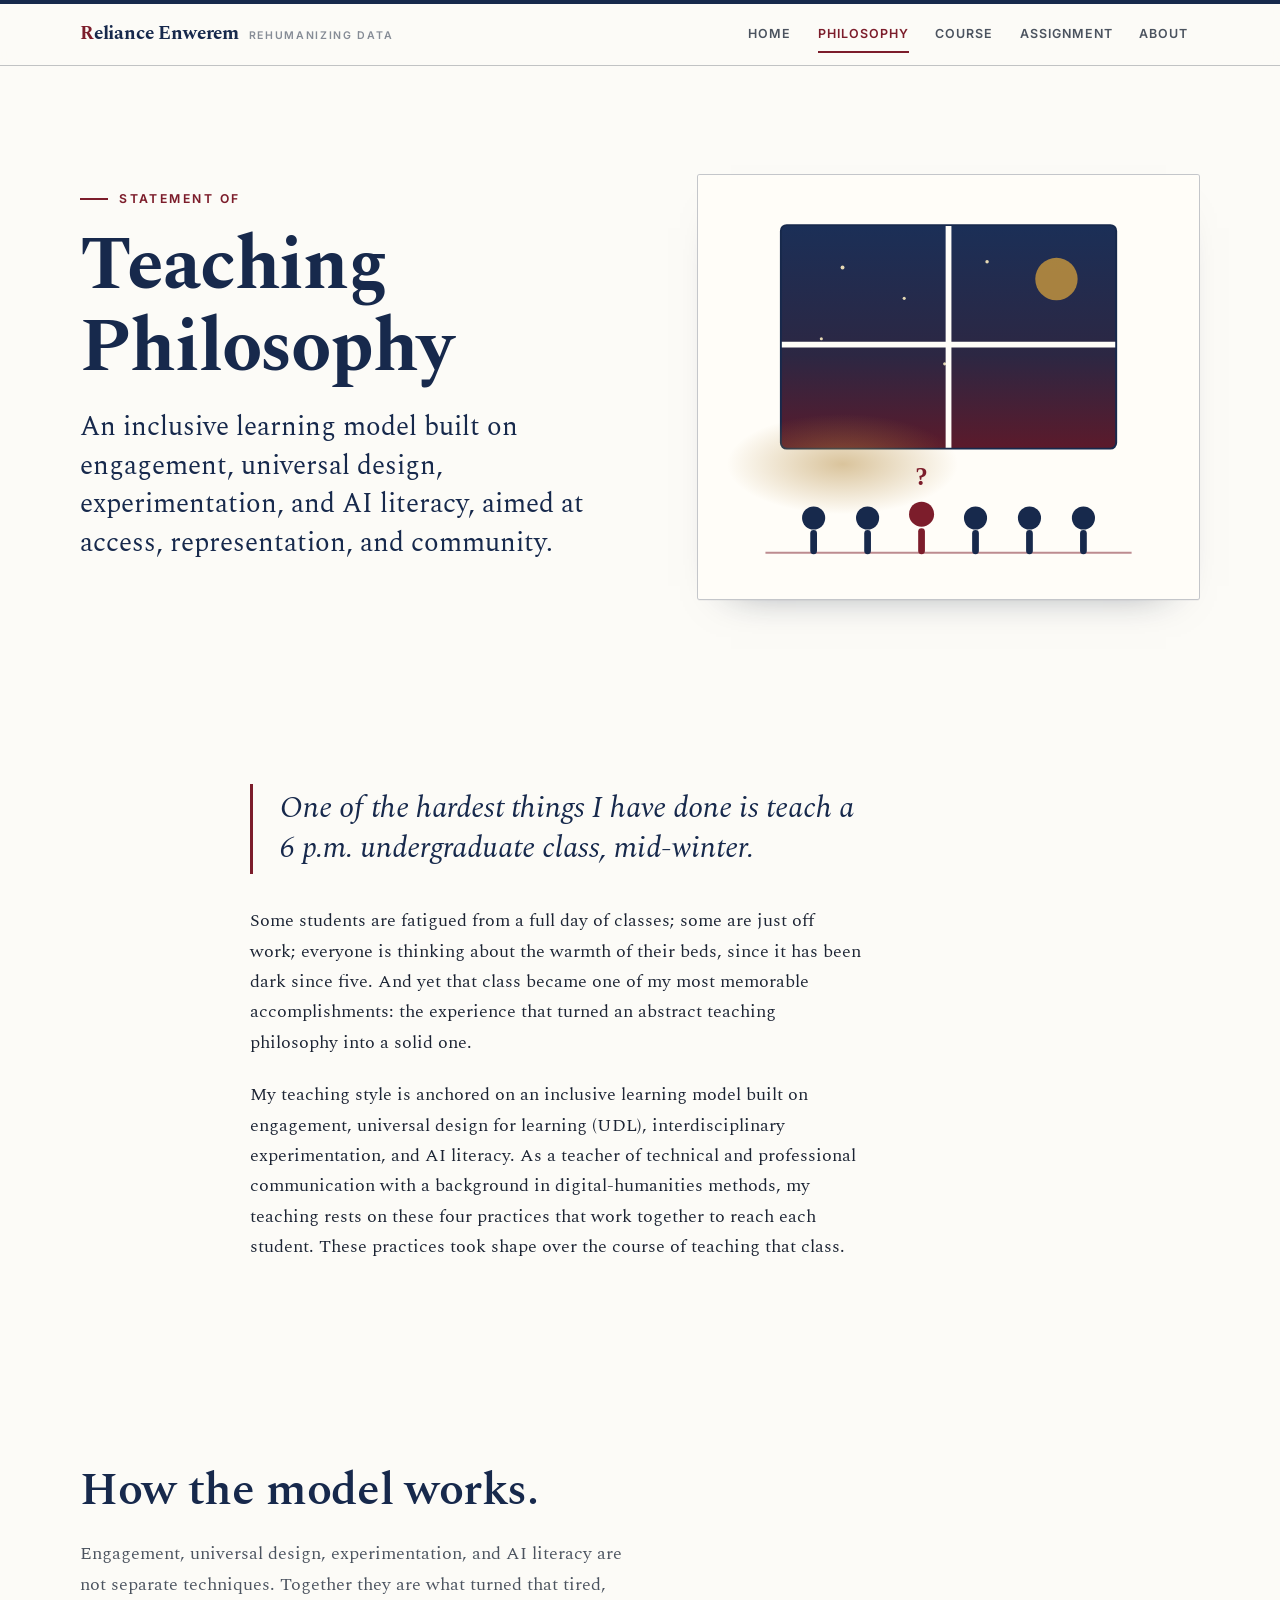
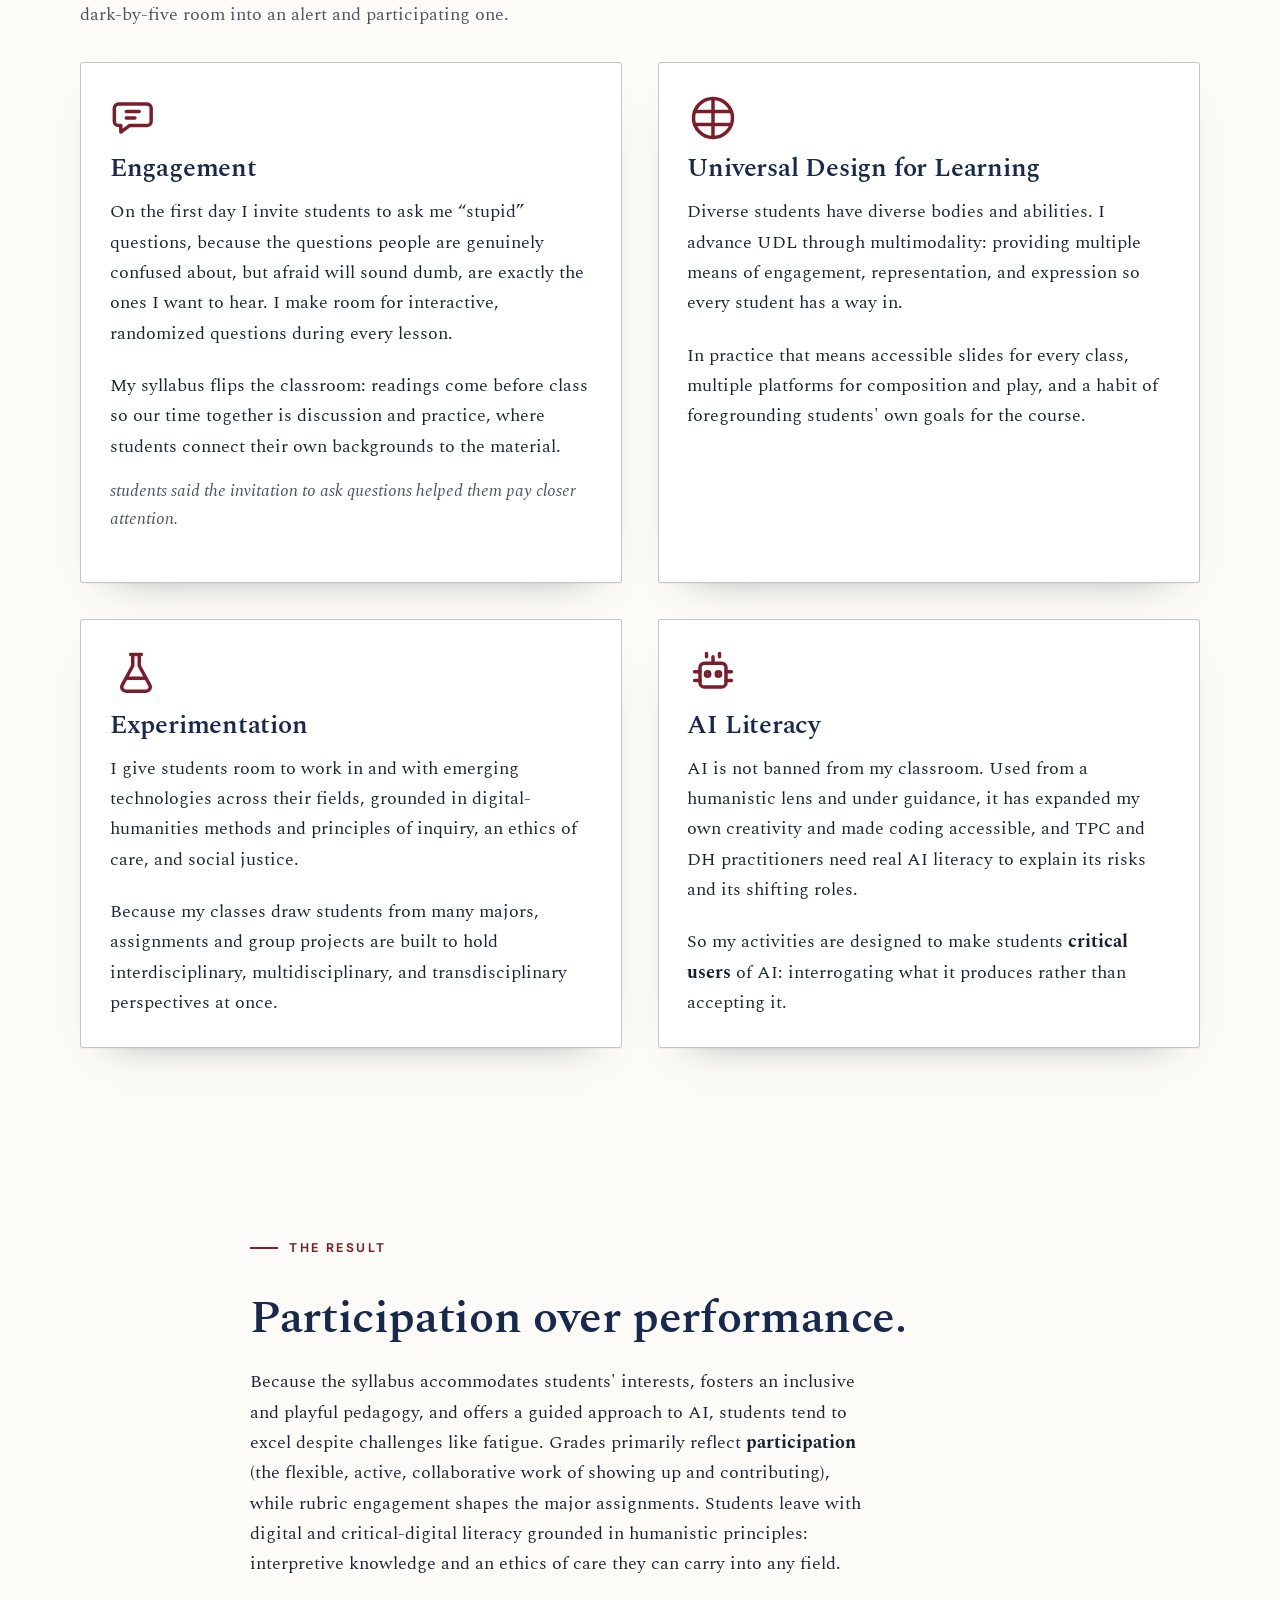
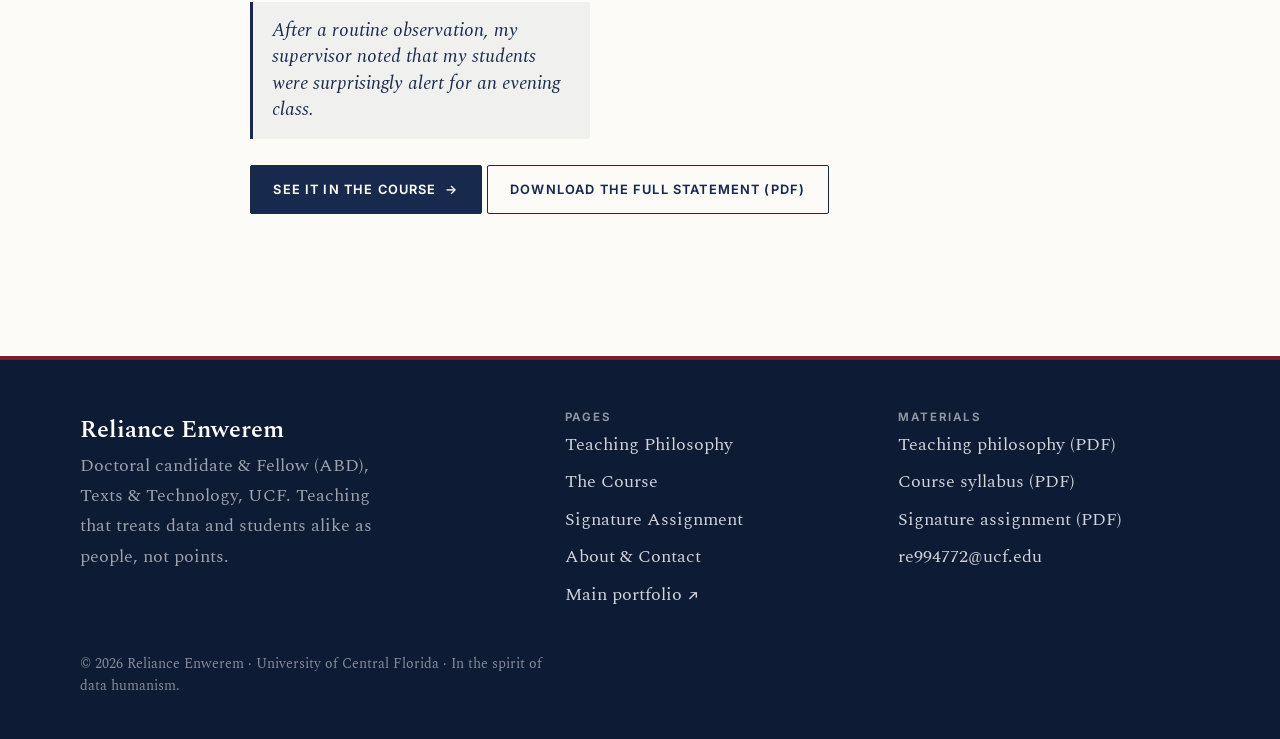
<file: philosophy.html>
<!DOCTYPE html>
<html lang="en">
<head>
  <meta charset="utf-8">
  <meta name="viewport" content="width=device-width, initial-scale=1">
  <script>document.documentElement.classList.add('js');</script>
  <title>Teaching Philosophy &middot; Reliance Enwerem</title>
  <meta name="description" content="Reliance Enwerem's statement of teaching philosophy: an inclusive learning model built on engagement, universal design for learning, experimentation, and AI literacy.">
  <link rel="preconnect" href="https://fonts.googleapis.com">
  <link rel="preconnect" href="https://fonts.gstatic.com" crossorigin>
  <link href="https://fonts.googleapis.com/css2?family=Spectral:ital,wght@0,400;0,500;0,600;0,700;1,400;1,500&family=Inter:wght@400;500;600;700&display=swap" rel="stylesheet">
  <link rel="stylesheet" href="assets/css/styles.css">
  <link rel="icon" href="data:image/svg+xml,%3Csvg xmlns='http://www.w3.org/2000/svg' viewBox='0 0 32 32'%3E%3Crect width='32' height='32' rx='4' fill='%2317294c'/%3E%3Crect y='27' width='32' height='5' fill='%237c1d2b'/%3E%3Ctext x='16' y='22' font-family='Georgia,serif' font-size='20' font-weight='700' fill='%23fcfbf7' text-anchor='middle'%3ER%3C/text%3E%3C/svg%3E">
</head>
<body>
  <a class="skip-link" href="#main">Skip to content</a>

  <svg class="svg-defs" aria-hidden="true" focusable="false" xmlns="http://www.w3.org/2000/svg"><defs>
    <filter id="sketch" x="-6%" y="-6%" width="112%" height="112%"><feTurbulence type="fractalNoise" baseFrequency="0.018" numOctaves="2" seed="7" result="n"/><feDisplacementMap in="SourceGraphic" in2="n" scale="2.2" xChannelSelector="R" yChannelSelector="G"/></filter>
    <symbol id="g-engage" viewBox="0 0 24 24"><g fill="none" stroke="currentColor" stroke-width="1.6" stroke-linecap="round" stroke-linejoin="round"><path d="M4 5.5h13a2 2 0 0 1 2 2v6a2 2 0 0 1-2 2H9l-4 3v-3H4a2 2 0 0 1-2-2v-6a2 2 0 0 1 2-2Z"/><path d="M7.5 9h6M7.5 12h4"/></g></symbol>
    <symbol id="g-udl" viewBox="0 0 24 24"><g fill="none" stroke="currentColor" stroke-width="1.6" stroke-linecap="round" stroke-linejoin="round"><circle cx="12" cy="12" r="9"/><path d="M12 3v18M3.5 9h17M3.5 15h17"/></g></symbol>
    <symbol id="g-experiment" viewBox="0 0 24 24"><g fill="none" stroke="currentColor" stroke-width="1.6" stroke-linecap="round" stroke-linejoin="round"><path d="M9.5 3h5M10.5 3v5.2L5.7 17a2 2 0 0 0 1.8 3h9a2 2 0 0 0 1.8-3l-4.8-8.8V3"/><path d="M8 14h8"/></g></symbol>
    <symbol id="g-ai" viewBox="0 0 24 24"><g fill="none" stroke="currentColor" stroke-width="1.6" stroke-linecap="round" stroke-linejoin="round"><rect x="6" y="7" width="12" height="11" rx="2"/><path d="M12 4v3M9 2.5v1.5M15 2.5v1.5M6 11H3.5M20.5 11H18M6 15H3.5M20.5 15H18"/><circle cx="9.5" cy="12" r="1"/><circle cx="14.5" cy="12" r="1"/></g></symbol>
  </defs></svg>

  <header class="site-header">
    <div class="wrap nav">
      <a class="brand" href="index.html"><span><span class="brand-mark">R</span>eliance&nbsp;Enwerem</span> <small>rehumanizing data</small></a>
      <button class="nav-toggle" aria-expanded="false" aria-controls="nav-links">Menu</button>
      <nav aria-label="Primary">
        <ul class="nav-links" id="nav-links">
          <li><a href="index.html">Home</a></li>
          <li><a href="philosophy.html" aria-current="page">Philosophy</a></li>
          <li><a href="course.html">Course</a></li>
          <li><a href="assignment.html">Assignment</a></li>
          <li><a href="about.html">About</a></li>
        </ul>
      </nav>
    </div>
  </header>

  <main id="main">
    <section class="hero">
      <div class="wrap hero-grid">
        <div>
          <span class="eyebrow-hand">statement of</span>
          <h1>Teaching Philosophy</h1>
          <p class="lead">An inclusive learning model built on engagement, universal design, experimentation, and AI literacy, aimed at access, representation, and community.</p>
        </div>
        <div class="hero-media">
          <svg class="hero-art" viewBox="0 0 520 440" role="img" aria-label="Illustration: a lit window at dusk above a row of students, one of them asking a question.">
            <defs>
              <linearGradient id="p-dusk" x1="0" y1="0" x2="0" y2="1">
                <stop offset="0%" stop-color="#1b2f57"/>
                <stop offset="58%" stop-color="#2c2743"/>
                <stop offset="100%" stop-color="#5c1a2b"/>
              </linearGradient>
              <radialGradient id="p-lamp" cx="50%" cy="50%" r="50%">
                <stop offset="0%" stop-color="#b48a3f" stop-opacity="0.5"/>
                <stop offset="100%" stop-color="#b48a3f" stop-opacity="0"/>
              </radialGradient>
            </defs>
            <rect width="520" height="440" fill="#fffdf8"/>
            <!-- window -->
            <rect x="86" y="52" width="348" height="232" rx="6" fill="url(#p-dusk)"/>
            <circle cx="372" cy="108" r="22" fill="#b48a3f" fill-opacity="0.92"/>
            <g fill="#e6d9b4">
              <circle cx="150" cy="96" r="2"/><circle cx="214" cy="128" r="1.6"/>
              <circle cx="128" cy="170" r="1.6"/><circle cx="300" cy="90" r="1.8"/>
              <circle cx="256" cy="196" r="1.6"/>
            </g>
            <line x1="260" y1="52" x2="260" y2="284" stroke="#fffdf8" stroke-width="6"/>
            <line x1="86" y1="176" x2="434" y2="176" stroke="#fffdf8" stroke-width="6"/>
            <rect x="86" y="52" width="348" height="232" rx="6" fill="none" stroke="#17294c" stroke-width="2"/>
            <!-- warm lamp glow on the sill -->
            <ellipse cx="150" cy="300" rx="120" ry="52" fill="url(#p-lamp)"/>
            <!-- the class: heads on the desk line, one engaged (crimson) with a question -->
            <line x1="70" y1="392" x2="450" y2="392" stroke="#7c1d2b" stroke-opacity="0.5" stroke-width="2"/>
            <g stroke="#17294c" stroke-width="7" stroke-linecap="round" fill="#17294c">
              <g><circle cx="120" cy="356" r="12" stroke="none"/><line x1="120" y1="372" x2="120" y2="390"/></g>
              <g><circle cx="176" cy="356" r="12" stroke="none"/><line x1="176" y1="372" x2="176" y2="390"/></g>
              <g><circle cx="288" cy="356" r="12" stroke="none"/><line x1="288" y1="372" x2="288" y2="390"/></g>
              <g><circle cx="344" cy="356" r="12" stroke="none"/><line x1="344" y1="372" x2="344" y2="390"/></g>
              <g><circle cx="400" cy="356" r="12" stroke="none"/><line x1="400" y1="372" x2="400" y2="390"/></g>
            </g>
            <g stroke="#7c1d2b" stroke-width="7" stroke-linecap="round" fill="#7c1d2b">
              <circle cx="232" cy="352" r="13" stroke="none"/><line x1="232" y1="370" x2="232" y2="390"/>
            </g>
            <text x="232" y="322" font-family="Georgia, serif" font-size="26" font-weight="700" fill="#7c1d2b" text-anchor="middle">?</text>
          </svg>
        </div>
      </div>
    </section>

    <!-- opening narrative -->
    <section class="section-tight">
      <div class="wrap-narrow stack reveal">
        <blockquote>One of the hardest things I have done is teach a 6&nbsp;p.m. undergraduate class, mid-winter.</blockquote>
        <p>Some students are fatigued from a full day of classes; some are just off work; everyone is thinking about the warmth of their beds, since it has been dark since five. And yet that class became one of my most memorable accomplishments: the experience that turned an abstract teaching philosophy into a solid one.</p>
        <p>My teaching style is anchored on an inclusive learning model built on engagement, universal design for learning (UDL), interdisciplinary experimentation, and AI literacy. As a teacher of technical and professional communication with a background in digital-humanities methods, my teaching rests on these four practices that work together to reach each student. These practices took shape over the course of teaching that class.</p>
      </div>
    </section>

    <!-- four pillars -->
    <section>
      <div class="wrap">
        <div class="stack reveal" style="margin-bottom:2rem">
          <h2>How the model works.</h2>
          <p class="muted" style="max-width:62ch">Engagement, universal design, experimentation, and AI literacy are not separate techniques. Together they are what turned that tired, dark-by-five room into an alert and participating one.</p>
        </div>
        <div class="grid grid-2">
          <article class="card reveal">
            <svg class="panel-glyph" viewBox="0 0 24 24" aria-hidden="true" style="width:52px;height:52px;color:var(--accent)"><use href="#g-engage"/></svg>
            <h3>Engagement</h3>
            <p>On the first day I invite students to ask me &ldquo;stupid&rdquo; questions, because the questions people are genuinely confused about, but afraid will sound dumb, are exactly the ones I want to hear. I make room for interactive, randomized questions during every lesson.</p>
            <p class="mb-0">My syllabus flips the classroom: readings come before class so our time together is discussion and practice, where students connect their own backgrounds to the material.</p>
            <p class="marginalia tilt-l" style="margin-top:1rem">students said the invitation to ask questions helped them pay closer attention.</p>
          </article>

          <article class="card reveal">
            <svg class="panel-glyph" viewBox="0 0 24 24" aria-hidden="true" style="width:52px;height:52px;color:var(--accent)"><use href="#g-udl"/></svg>
            <h3>Universal Design for Learning</h3>
            <p>Diverse students have diverse bodies and abilities. I advance UDL through multimodality: providing multiple means of engagement, representation, and expression so every student has a way in.</p>
            <p class="mb-0">In practice that means accessible slides for every class, multiple platforms for composition and play, and a habit of foregrounding students' own goals for the course.</p>
          </article>

          <article class="card reveal">
            <svg class="panel-glyph" viewBox="0 0 24 24" aria-hidden="true" style="width:52px;height:52px;color:var(--accent)"><use href="#g-experiment"/></svg>
            <h3>Experimentation</h3>
            <p>I give students room to work in and with emerging technologies across their fields, grounded in digital-humanities methods and principles of inquiry, an ethics of care, and social justice.</p>
            <p class="mb-0">Because my classes draw students from many majors, assignments and group projects are built to hold interdisciplinary, multidisciplinary, and transdisciplinary perspectives at once.</p>
          </article>

          <article class="card reveal">
            <svg class="panel-glyph" viewBox="0 0 24 24" aria-hidden="true" style="width:52px;height:52px;color:var(--accent)"><use href="#g-ai"/></svg>
            <h3>AI Literacy</h3>
            <p>AI is not banned from my classroom. Used from a humanistic lens and under guidance, it has expanded my own creativity and made coding accessible, and TPC and DH practitioners need real AI literacy to explain its risks and its shifting roles.</p>
            <p class="mb-0">So my activities are designed to make students <strong>critical users</strong> of AI: interrogating what it produces rather than accepting it.</p>
          </article>
        </div>
      </div>
    </section>

    <!-- conclusion / evidence -->
    <section class="section-tight">
      <div class="wrap-narrow stack reveal">
        <span class="overline">The result</span>
        <h2>Participation over performance.</h2>
        <p>Because the syllabus accommodates students' interests, fosters an inclusive and playful pedagogy, and offers a guided approach to AI, students tend to excel despite challenges like fatigue. Grades primarily reflect <strong>participation</strong> (the flexible, active, collaborative work of showing up and contributing), while rubric engagement shapes the major assignments. Students leave with digital and critical-digital literacy grounded in humanistic principles: interpretive knowledge and an ethics of care they can carry into any field.</p>
        <p class="aside-note tilt-r">After a routine observation, my supervisor noted that my students were <em>surprisingly alert</em> for an evening class.</p>
        <p style="margin-top:1.6rem"><a class="btn" href="course.html">See it in the course <span aria-hidden="true">→</span></a> <a class="btn btn-ghost" href="documents/teaching-philosophy.pdf">Download the full statement (PDF)</a></p>
      </div>
    </section>
  </main>

  <footer class="site-footer">
    <div class="wrap footer-grid">
      <div>
        <p class="footer-sig mb-0">Reliance Enwerem</p>
        <p class="muted" style="max-width:34ch">Doctoral candidate &amp; Fellow (ABD), Texts &amp; Technology, UCF. Teaching that treats data and students alike as people, not points.</p>
      </div>
      <div>
        <h4>Pages</h4>
        <ul>
          <li><a href="philosophy.html">Teaching Philosophy</a></li>
          <li><a href="course.html">The Course</a></li>
          <li><a href="assignment.html">Signature Assignment</a></li>
          <li><a href="about.html">About &amp; Contact</a></li>
          <li><a href="https://relianceenwerem.github.io/my-portfolio/" target="_blank" rel="noopener">Main portfolio <span aria-hidden="true">&#8599;</span></a></li>
        </ul>
      </div>
      <div>
        <h4>Materials</h4>
        <ul>
          <li><a href="documents/teaching-philosophy.pdf">Teaching philosophy (PDF)</a></li>
          <li><a href="documents/course-syllabus.pdf">Course syllabus (PDF)</a></li>
          <li><a href="documents/signature-assignment.pdf">Signature assignment (PDF)</a></li>
          <li><a href="mailto:re994772@ucf.edu">re994772@ucf.edu</a></li>
        </ul>
      </div>
    </div>
    <div class="wrap footer-fine">
      <p class="mb-0">&copy; <span id="year">2026</span> Reliance Enwerem &middot; University of Central Florida &middot; In the spirit of data humanism.</p>
    </div>
  </footer>

  <script src="assets/js/main.js" defer></script>
</body>
</html>
</file>
<file: assets/css/styles.css>
/* =============================================================
   Rehumanizing Data - Teaching Portfolio of Reliance Enwerem
   Formal academic design system: serif, navy & oxblood, institutional restraint.
   Sections: tokens · base · typography · layout · rules · nav · hero ·
   callouts · cards · heuristic · reframe · timeline · bars · buttons ·
   footer · utilities · responsive · motion & a11y
   ============================================================= */

/* ---------- design tokens ---------- */
:root {
  --paper:       #fcfbf7;
  --paper-deep:  #f3f1ea;
  --paper-card:  #ffffff;
  --ink:         #1b2333;
  --ink-soft:    #4b535f;
  --ink-faint:   #868c96;

  --navy:        #17294c;
  --navy-deep:   #0e1b34;
  --crimson:     #7c1d2b;
  --crimson-deep:#5c1520;
  --gold:        #b48a3f;

  --line:        rgba(27, 35, 51, 0.13);
  --line-strong: rgba(27, 35, 51, 0.26);

  /* legacy aliases so component rules keep working after the re-skin */
  --accent:      var(--crimson);
  --accent-deep: var(--crimson-deep);
  --teal:        var(--navy);
  --teal-deep:   var(--navy-deep);

  --serif: "Spectral", "Hoefler Text", Georgia, "Times New Roman", serif;
  --sans:  "Inter", -apple-system, BlinkMacSystemFont, "Segoe UI", Roboto, sans-serif;
  --hand:  var(--serif);

  --measure: 68ch;
  --page-max: 1120px;
  --radius: 3px;
  --shadow-soft: 0 18px 44px -30px rgba(14, 27, 52, 0.5);
  --shadow-card: 0 1px 0 rgba(27,35,51,0.04), 0 20px 42px -34px rgba(14,27,52,0.55);
  --ease: cubic-bezier(0.22, 1, 0.36, 1);
}

/* ---------- base ---------- */
*, *::before, *::after { box-sizing: border-box; }
[hidden] { display: none !important; }
html { -webkit-text-size-adjust: 100%; scroll-behavior: smooth; }

body {
  margin: 0;
  font-family: var(--serif);
  font-size: clamp(1.02rem, 0.96rem + 0.28vw, 1.15rem);
  line-height: 1.65;
  color: var(--ink);
  background-color: var(--paper);
  text-rendering: optimizeLegibility;
  -webkit-font-smoothing: antialiased;
  overflow-x: hidden;
}

img, svg { max-width: 100%; height: auto; }
a { color: var(--crimson); text-underline-offset: 3px; text-decoration-thickness: 1px; }
a:hover { color: var(--crimson-deep); }

:focus-visible { outline: 3px solid var(--navy); outline-offset: 3px; border-radius: 2px; }
::selection { background: rgba(124, 29, 43, 0.15); }

.skip-link {
  position: absolute; left: -999px; top: 0; z-index: 100;
  background: var(--navy); color: #fff; padding: 0.6rem 1rem; border-radius: 0 0 var(--radius) 0;
}
.skip-link:focus { left: 0; color: #fff; }

.svg-defs { position: absolute; width: 0; height: 0; overflow: hidden; }

/* ---------- typography ---------- */
h1, h2, h3, h4 {
  font-family: var(--serif); font-weight: 600; line-height: 1.12;
  letter-spacing: -0.008em; color: var(--navy); margin: 0 0 0.5em;
}
h1 { font-size: clamp(2.5rem, 1.7rem + 3.9vw, 4.6rem); font-weight: 700; letter-spacing: -0.015em; }
h2 { font-size: clamp(1.85rem, 1.4rem + 1.9vw, 2.85rem); }
h3 { font-size: clamp(1.3rem, 1.12rem + 0.85vw, 1.65rem); }
h4 { font-size: 1.05rem; font-family: var(--sans); font-weight: 650; letter-spacing: 0.01em; color: var(--ink); }

p { max-width: var(--measure); margin: 0 0 1.2em; }
strong { font-weight: 650; color: var(--ink); }
em { font-style: italic; }

.overline, .eyebrow-hand {
  font-family: var(--sans); font-size: 0.76rem; font-weight: 640;
  letter-spacing: 0.2em; text-transform: uppercase; color: var(--crimson);
  display: inline-flex; align-items: center; gap: 0.7rem; margin-bottom: 1rem;
  transform: none;
}
.overline::before, .eyebrow-hand::before {
  content: ""; width: 28px; height: 2px; background: var(--crimson); display: inline-block;
}

.lead {
  font-family: var(--serif); font-size: clamp(1.3rem, 1.05rem + 1vw, 1.7rem);
  line-height: 1.42; font-weight: 400; color: var(--navy); max-width: 36ch;
}

blockquote {
  margin: 2rem 0; padding: 0.3rem 0 0.3rem 1.7rem; border-left: 3px solid var(--crimson);
  font-family: var(--serif); font-size: clamp(1.3rem, 1rem + 1.1vw, 1.85rem);
  line-height: 1.36; font-style: italic; color: var(--navy); max-width: 42ch;
}

/* ---------- layout ---------- */
.wrap { width: min(100% - 2.6rem, var(--page-max)); margin-inline: auto; }
.wrap-narrow { width: min(100% - 2.6rem, 780px); margin-inline: auto; }
section { padding-block: clamp(3.5rem, 2rem + 6vw, 7rem); }
.section-tight { padding-block: clamp(2.5rem, 1.5rem + 4vw, 4.5rem); }
.stack > * + * { margin-top: 1.2rem; }
.grid { display: grid; gap: clamp(1.4rem, 1rem + 1.5vw, 2.4rem); }
@media (min-width: 720px) {
  .grid-2 { grid-template-columns: repeat(2, 1fr); }
  .grid-3 { grid-template-columns: repeat(3, 1fr); }
}

/* ---------- rules / dividers (formal hairline + ornament) ---------- */
.rule { position: relative; width: 100%; height: 1px; background: var(--line-strong); margin: 0; }
.rule svg { display: none; }
.rule::after {
  content: "\25C6"; position: absolute; left: 50%; top: 50%; transform: translate(-50%, -50%);
  background: var(--paper); padding: 0 0.7rem; color: var(--crimson); font-size: 0.62rem; line-height: 1;
}

/* ---------- site header / nav ---------- */
.site-header {
  position: sticky; top: 0; z-index: 40; background: color-mix(in srgb, var(--paper) 90%, transparent);
  backdrop-filter: blur(8px); border-top: 4px solid var(--navy); border-bottom: 1px solid var(--line-strong);
}
.nav { display: flex; align-items: center; justify-content: space-between; gap: 1rem; padding-block: 0.85rem; }
.brand { display: inline-flex; align-items: baseline; gap: 0.6rem; text-decoration: none; color: var(--navy); }
.brand > span:first-child { font-family: var(--serif); font-weight: 700; font-size: 1.2rem; letter-spacing: -0.01em; }
.brand .brand-mark { color: var(--crimson); }
.brand small {
  font-family: var(--sans); font-size: 0.66rem; font-weight: 600; letter-spacing: 0.16em;
  text-transform: uppercase; color: var(--ink-faint);
}
.nav-links { display: flex; align-items: center; gap: 0.15rem; list-style: none; margin: 0; padding: 0; }
.nav-links a {
  display: inline-block; padding: 0.4rem 0.75rem; border-radius: 2px;
  font-family: var(--sans); font-size: 0.78rem; font-weight: 600; letter-spacing: 0.08em;
  text-transform: uppercase; color: var(--ink-soft); text-decoration: none; position: relative;
  transition: color 0.2s var(--ease);
}
.nav-links a:hover { color: var(--navy); }
.nav-links a[aria-current="page"] { color: var(--crimson); }
.nav-links a[aria-current="page"]::after {
  content: ""; position: absolute; left: 0.75rem; right: 0.75rem; bottom: -0.1rem; height: 2px; background: var(--crimson);
}
.nav-toggle {
  display: none; background: none; border: 1px solid var(--line-strong); border-radius: 2px;
  padding: 0.45rem 0.7rem; cursor: pointer; color: var(--navy);
  font-family: var(--sans); font-size: 0.75rem; font-weight: 650; letter-spacing: 0.12em; text-transform: uppercase;
}
@media (max-width: 760px) {
  .nav-toggle { display: inline-flex; }
  .nav-links {
    position: absolute; inset: 100% 0 auto 0; flex-direction: column; align-items: stretch; gap: 0;
    background: var(--paper); border-bottom: 1px solid var(--line-strong); padding: 0.4rem 1.3rem 1rem; box-shadow: var(--shadow-soft);
  }
  .nav-links[hidden] { display: none; }
  .nav-links a { padding: 0.75rem 0.4rem; font-size: 0.82rem; border-bottom: 1px solid var(--line); }
  .nav-links a[aria-current="page"]::after { display: none; }
}

/* ---------- hero ---------- */
.hero { position: relative; padding-block: clamp(3rem, 2rem + 6vw, 7rem) clamp(2.5rem, 2rem + 4vw, 5rem); }
.hero h1 { margin-bottom: 0.25em; }
.hero .thesis { font-family: var(--serif); font-style: italic; font-weight: 500; color: var(--crimson); }
.hero-grid { display: grid; gap: 2.4rem; align-items: center; }
@media (min-width: 860px) { .hero-grid { grid-template-columns: 1.15fr 1fr; } }

/* hero artwork (self-contained inline SVG per page) */
.hero-media { display: flex; flex-direction: column; gap: 1rem; }
.hero-art {
  width: 100%; height: auto; display: block; border-radius: var(--radius);
  background: var(--paper-card); border: 1px solid var(--line-strong); box-shadow: var(--shadow-card);
}
.hero-media .aside-note { max-width: none; }
@media (max-width: 860px) { .hero-media { max-width: 460px; } }

/* section band artwork (full-width thin illustrated strip) */
.band { width: 100%; height: auto; display: block; }

/* about gallery */
.gallery { display: grid; grid-template-columns: repeat(3, 1fr); gap: 1.1rem; }
@media (max-width: 620px) { .gallery { grid-template-columns: 1fr 1fr; } }
.gallery-item { margin: 0; }
.gallery-frame {
  position: relative; aspect-ratio: 4 / 3; border: 1px solid var(--line-strong);
  border-radius: var(--radius); overflow: hidden; background: var(--paper-deep); box-shadow: var(--shadow-card);
}
.gallery-frame img, .gallery-frame svg { position: absolute; inset: 0; width: 100%; height: 100%; object-fit: cover; display: block; }
.gallery-cap {
  font-family: var(--sans); font-size: 0.74rem; letter-spacing: 0.06em; text-transform: uppercase;
  color: var(--ink-faint); margin: 0.55rem 0 0;
}

/* ---------- callouts (formerly hand annotations) ---------- */
.aside-note {
  font-family: var(--serif); font-style: italic; font-size: 1.18rem; line-height: 1.4; color: var(--navy);
  background: rgba(23, 41, 76, 0.05); border-left: 3px solid var(--navy);
  padding: 1rem 1.2rem; border-radius: 0 var(--radius) var(--radius) 0; max-width: 34ch; transform: none;
}
.marginalia { font-family: var(--serif); font-style: italic; font-size: 1.05rem; color: var(--ink-soft); transform: none; }
.annotate { font-family: var(--serif); font-style: italic; font-size: 1.15rem; color: var(--crimson); }
.circled { color: var(--crimson); font-weight: 600; }
.circled::after { display: none; }

/* ---------- cards ---------- */
.card {
  position: relative; background: var(--paper-card); border: 1px solid var(--line-strong); border-radius: var(--radius);
  padding: clamp(1.4rem, 1rem + 1vw, 2rem); box-shadow: var(--shadow-card);
}
.card::before { display: none; }
.card h3 { margin-top: 0; }
.card .num { font-family: var(--serif); font-size: 2.5rem; font-weight: 600; color: var(--crimson); line-height: 1; display: block; margin-bottom: 0.4rem; }
.card-link { display: block; text-decoration: none; color: inherit; transition: transform 0.22s var(--ease), box-shadow 0.22s var(--ease), border-color 0.22s var(--ease); }
.card-link:hover { transform: translateY(-4px); border-color: var(--navy); box-shadow: 0 26px 48px -34px rgba(14,27,52,0.6); }
.card-link:hover h3 { color: var(--crimson); }
.card .go {
  font-family: var(--sans); font-weight: 650; font-size: 0.76rem; text-transform: uppercase; letter-spacing: 0.1em;
  color: var(--crimson); margin-top: 1rem; display: inline-flex; align-items: center; gap: 0.4rem;
}

/* bulleted lists (student learning outcomes, etc.) */
.marker-list { list-style: none; margin: 0; padding: 0; }
.marker-list > li { position: relative; padding-left: 1.6rem; }
.marker-list > li::before {
  content: ""; position: absolute; left: 0; top: 0.62em; width: 8px; height: 8px;
  background: var(--crimson); border-radius: 1px; transform: rotate(45deg);
}

/* chips */
.chips { display: flex; flex-wrap: wrap; gap: 0.5rem; list-style: none; padding: 0; margin: 0; }
.chip {
  font-family: var(--sans); font-size: 0.72rem; font-weight: 600; letter-spacing: 0.08em; text-transform: uppercase;
  padding: 0.3rem 0.7rem; border: 1px solid var(--line-strong); border-radius: 2px; color: var(--ink-soft); background: var(--paper-card);
}

/* ---------- heuristic explorer ---------- */
.heuristic { display: grid; gap: 1.8rem; }
@media (min-width: 820px) { .heuristic { grid-template-columns: minmax(260px, 340px) 1fr; align-items: start; } }
.heuristic-list { display: flex; flex-wrap: wrap; gap: 0.6rem; padding: 0; margin: 0; list-style: none; }
@media (min-width: 820px) { .heuristic-list { flex-direction: column; flex-wrap: nowrap; } }
.heuristic-tab {
  display: flex; align-items: center; gap: 0.9rem; width: 100%; padding: 0.8rem 0.95rem;
  background: var(--paper-card); border: 1px solid var(--line-strong); border-radius: var(--radius);
  font-family: var(--serif); font-size: 1.2rem; color: var(--navy); cursor: pointer; text-align: left;
  transition: all 0.2s var(--ease);
}
.heuristic-tab .glyph { flex: 0 0 38px; width: 38px; height: 38px; color: var(--ink-soft); }
.heuristic-tab:hover { border-color: var(--navy); }
.heuristic-tab[aria-selected="true"] { background: var(--navy); color: #fff; border-color: var(--navy); }
.heuristic-tab[aria-selected="true"] .glyph { color: var(--gold); }
.heuristic-panel {
  background: var(--paper-card); border: 1px solid var(--line-strong); border-top: 3px solid var(--crimson);
  border-radius: var(--radius); padding: clamp(1.5rem, 1rem + 1.5vw, 2.4rem); box-shadow: var(--shadow-card); min-height: 260px;
}
.heuristic-panel .panel-glyph { width: 60px; height: 60px; color: var(--crimson); margin-bottom: 0.7rem; }
.heuristic-panel h3 { margin: 0 0 0.2rem; }
.heuristic-panel .def { font-family: var(--serif); font-size: 1.15rem; font-style: italic; color: var(--ink-soft); margin-bottom: 1rem; }
.heuristic-panel .in-practice { font-family: var(--sans); font-size: 0.72rem; font-weight: 650; letter-spacing: 0.14em; text-transform: uppercase; color: var(--crimson); display: block; margin-bottom: 0.4rem; }
.panel-fade { animation: fade-up 0.4s var(--ease); }

/* ---------- datafied <-> rehumanized reframe ---------- */
.reframe { background: var(--paper-card); border-radius: var(--radius); overflow: hidden; border: 1px solid var(--line-strong); box-shadow: var(--shadow-card); }
.reframe-head { display: flex; flex-wrap: wrap; align-items: center; justify-content: space-between; gap: 1rem; padding: 1.3rem clamp(1.2rem,1rem+1vw,2rem) 0; }
.switch { display: inline-flex; align-items: stretch; background: var(--paper); border: 2px solid var(--crimson); border-radius: 999px; padding: 5px; gap: 4px; position: relative; box-shadow: 0 7px 20px -10px rgba(124, 29, 43, 0.55); }
.switch button {
  font-family: var(--sans); font-weight: 700; font-size: 0.8rem; letter-spacing: 0.09em; text-transform: uppercase;
  border: none; background: none; color: var(--crimson); cursor: pointer; padding: 0.55rem 1.3rem; border-radius: 999px;
  transition: color 0.25s var(--ease); z-index: 1;
}
.switch button[aria-pressed="true"] { color: #fff; }
.switch .thumb { position: absolute; top: 5px; bottom: 5px; left: 5px; width: calc(50% - 5px); border-radius: 999px; background: var(--crimson); transition: transform 0.32s var(--ease); z-index: 0; box-shadow: 0 2px 9px -2px rgba(124, 29, 43, 0.65); }
.switch[data-mode="rehumanized"] .thumb { transform: translateX(100%); }
.reframe-body { padding: 1.4rem clamp(1.2rem,1rem+1vw,2rem) 1.8rem; }
.reframe-view { display: none; }
.reframe-view.is-active { display: block; animation: fade-up 0.45s var(--ease); }
.reframe-view .stat { font-family: var(--serif); font-size: clamp(2.6rem, 1.6rem + 3.4vw, 4.2rem); font-weight: 700; line-height: 1; }
.reframe-view[data-view="datafied"] .stat { color: var(--navy); }
.reframe-view[data-view="rehumanized"] .stat { color: var(--crimson); }
.reframe-view[data-view="datafied"] p:not(.reframe-caption) { color: var(--ink-soft); }
.reframe-caption { font-family: var(--serif); font-style: italic; font-size: 1.12rem; color: var(--ink-soft); margin-top: 0.7rem; }

/* ---------- timeline / scaffold ---------- */
.timeline { position: relative; list-style: none; margin: 0; padding: 0; }
.timeline::before { content: ""; position: absolute; left: 15px; top: 8px; bottom: 8px; width: 1px; background: var(--line-strong); }
.tl-item { position: relative; padding: 0 0 1.6rem 3.2rem; }
.tl-item .dot {
  position: absolute; left: 3px; top: 2px; width: 26px; height: 26px; border-radius: 50%;
  background: var(--paper-card); border: 1.5px solid var(--navy); color: var(--navy);
  display: grid; place-items: center; font-family: var(--serif); font-weight: 650; font-size: 0.85rem;
}
.tl-item[data-stage="2"] .dot { border-color: var(--crimson); color: var(--crimson); }
.tl-toggle {
  width: 100%; text-align: left; background: var(--paper-card); border: 1px solid var(--line-strong); border-radius: var(--radius);
  padding: 0.9rem 1.1rem; cursor: pointer; display: flex; justify-content: space-between; align-items: center; gap: 1rem;
  font-family: inherit; color: inherit; transition: border-color 0.2s var(--ease); }
.tl-toggle:hover { border-color: var(--navy); }
.tl-toggle .tl-title { font-family: var(--serif); font-size: 1.18rem; font-weight: 600; color: var(--navy); }
.tl-toggle .tl-meta { font-family: var(--sans); font-size: 0.72rem; font-weight: 600; letter-spacing: 0.08em; text-transform: uppercase; color: var(--crimson); }
.tl-toggle .caret { transition: transform 0.25s var(--ease); color: var(--ink-faint); }
.tl-toggle[aria-expanded="true"] .caret { transform: rotate(90deg); }
.tl-detail[hidden] { display: none; }
.tl-detail-inner { padding: 1rem 1.1rem 0.4rem; }
.tl-detail-inner p:last-child { margin-bottom: 0; }

.due {
  display: inline-block; font-family: var(--sans); font-size: 0.68rem; font-weight: 650; letter-spacing: 0.08em; text-transform: uppercase;
  color: #fff; background: var(--crimson); padding: 0.14rem 0.55rem; border-radius: 2px; margin-left: 0.3rem; vertical-align: middle;
}

/* ---------- assessment bars ---------- */
.bars { display: grid; gap: 0.9rem; margin: 1.5rem 0; }
.bar-row { display: grid; grid-template-columns: 1fr; gap: 0.3rem; }
.bar-label { display: flex; justify-content: space-between; font-size: 0.98rem; }
.bar-label b { font-family: var(--serif); color: var(--crimson); }
.bar-track { height: 14px; background: var(--paper-deep); border: 1px solid var(--line-strong); border-radius: 2px; overflow: hidden; }
.bar-fill { height: 100%; background: var(--navy); border-radius: 0; transform-origin: left; transform: scaleX(var(--pct, 0)); transition: transform 1s var(--ease); }

/* ---------- buttons ---------- */
.btn {
  display: inline-flex; align-items: center; gap: 0.55rem; font-family: var(--sans); font-weight: 640; font-size: 0.8rem;
  letter-spacing: 0.09em; text-transform: uppercase; text-decoration: none; cursor: pointer;
  padding: 0.8rem 1.4rem; border-radius: 2px; border: 1.5px solid var(--navy); background: var(--navy); color: #fff;
  transition: background 0.2s var(--ease), border-color 0.2s var(--ease), transform 0.2s var(--ease);
}
.btn:hover { transform: translateY(-2px); background: var(--crimson); border-color: var(--crimson); color: #fff; }
.btn-ghost { background: transparent; color: var(--navy); }
.btn-ghost:hover { background: var(--navy); color: #fff; border-color: var(--navy); }

/* download cards */
.doc-card { display: flex; gap: 1rem; align-items: flex-start; text-decoration: none; color: inherit; }
.doc-card .doc-icon { flex: 0 0 44px; color: var(--crimson); }
.doc-card .doc-meta small { font-family: var(--sans); font-size: 0.7rem; color: var(--ink-faint); letter-spacing: 0.1em; text-transform: uppercase; }

/* about-page bio layout */
.bio-layout { display: grid; gap: 2rem; }
@media (min-width: 760px) { .bio-layout { grid-template-columns: 300px 1fr; align-items: start; } }

/* portrait */
.portrait {
  width: 100%; aspect-ratio: 4 / 5; object-fit: cover; display: block;
  border: 1px solid var(--line-strong); border-radius: var(--radius);
  background: var(--paper-deep); box-shadow: var(--shadow-card);
}

/* photo slot (fallback / unused once portrait is added) */
.photo-slot {
  aspect-ratio: 4/5; border: 1px solid var(--line-strong); border-radius: var(--radius); display: grid; place-items: center;
  text-align: center; color: var(--ink-faint); font-family: var(--serif); font-style: italic; font-size: 1.15rem;
  background: var(--paper-deep); padding: 1rem;
}
.photo-slot code { font-family: var(--sans); font-style: normal; }

/* placeholder marker */
.placeholder { background: rgba(180, 138, 63, 0.16); border-bottom: 1px dotted var(--gold); padding: 0 0.2em; font-style: italic; }

/* ---------- footer (deep navy masthead) ---------- */
.site-footer { margin-top: 3rem; background: var(--navy-deep); color: rgba(255,255,255,0.78); padding-block: 3.2rem 2.6rem; border-top: 4px solid var(--crimson); }
.footer-grid { display: grid; gap: 2rem; }
@media (min-width: 720px) { .footer-grid { grid-template-columns: 1.5fr 1fr 1fr; } }
.site-footer h4 { font-family: var(--sans); font-size: 0.72rem; letter-spacing: 0.16em; text-transform: uppercase; color: rgba(255,255,255,0.55); }
.site-footer ul { list-style: none; margin: 0; padding: 0; }
.site-footer li { margin-bottom: 0.45rem; }
.site-footer a { color: rgba(255,255,255,0.82); text-decoration: none; }
.site-footer a:hover { color: #fff; text-decoration: underline; text-decoration-color: var(--crimson); }
.site-footer .muted { color: rgba(255,255,255,0.6); }
.footer-sig { font-family: var(--serif); font-size: 1.5rem; font-weight: 600; color: #fff; }
.footer-fine { margin-top: 2.2rem; font-size: 0.85rem; color: rgba(255,255,255,0.5); }

/* ---------- utilities ---------- */
.text-hand { font-family: var(--serif); font-style: italic; }
.text-center { text-align: center; }
.accent { color: var(--crimson); }
.muted { color: var(--ink-soft); }
.mt-0 { margin-top: 0; } .mb-0 { margin-bottom: 0; }
.hide { display: none !important; }
.reveal { transition: opacity 0.7s var(--ease), transform 0.7s var(--ease); }
html.js .reveal { opacity: 0; transform: translateY(20px); }
html.js .reveal.in { opacity: 1; transform: none; }
.tilt-l, .tilt-r { transform: none; }

/* ---------- animations ---------- */
@keyframes fade-up { from { opacity: 0; transform: translateY(12px); } to { opacity: 1; transform: none; } }

/* ---------- responsive ---------- */
@media (max-width: 520px) {
  blockquote { font-size: 1.25rem; }
  .arc-week { grid-template-columns: 1fr; }
  .hero { padding-top: 2rem; }
}

/* ---------- motion & accessibility preferences ---------- */
@media (prefers-reduced-motion: reduce) {
  * { animation-duration: 0.001ms !important; animation-iteration-count: 1 !important;
      transition-duration: 0.001ms !important; scroll-behavior: auto !important; }
  html.js .reveal { opacity: 1 !important; transform: none !important; }
}
</file>
